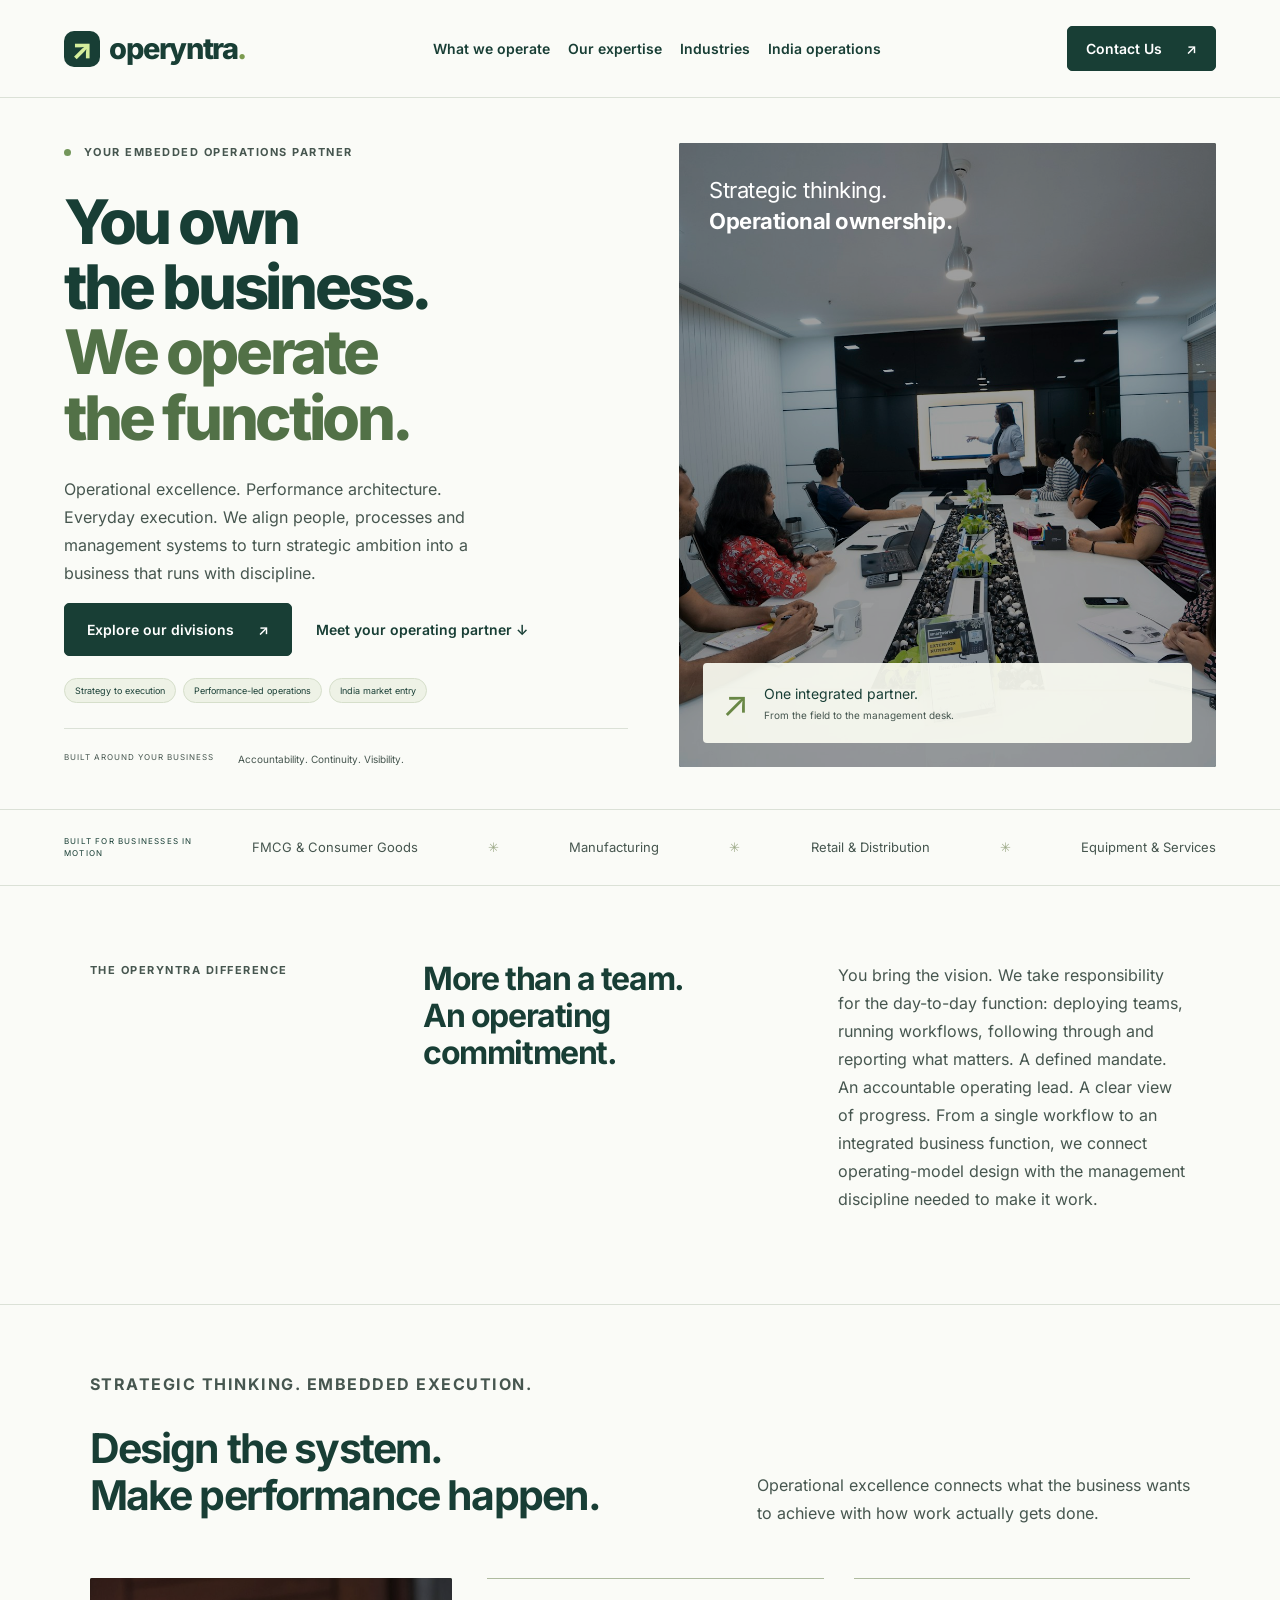
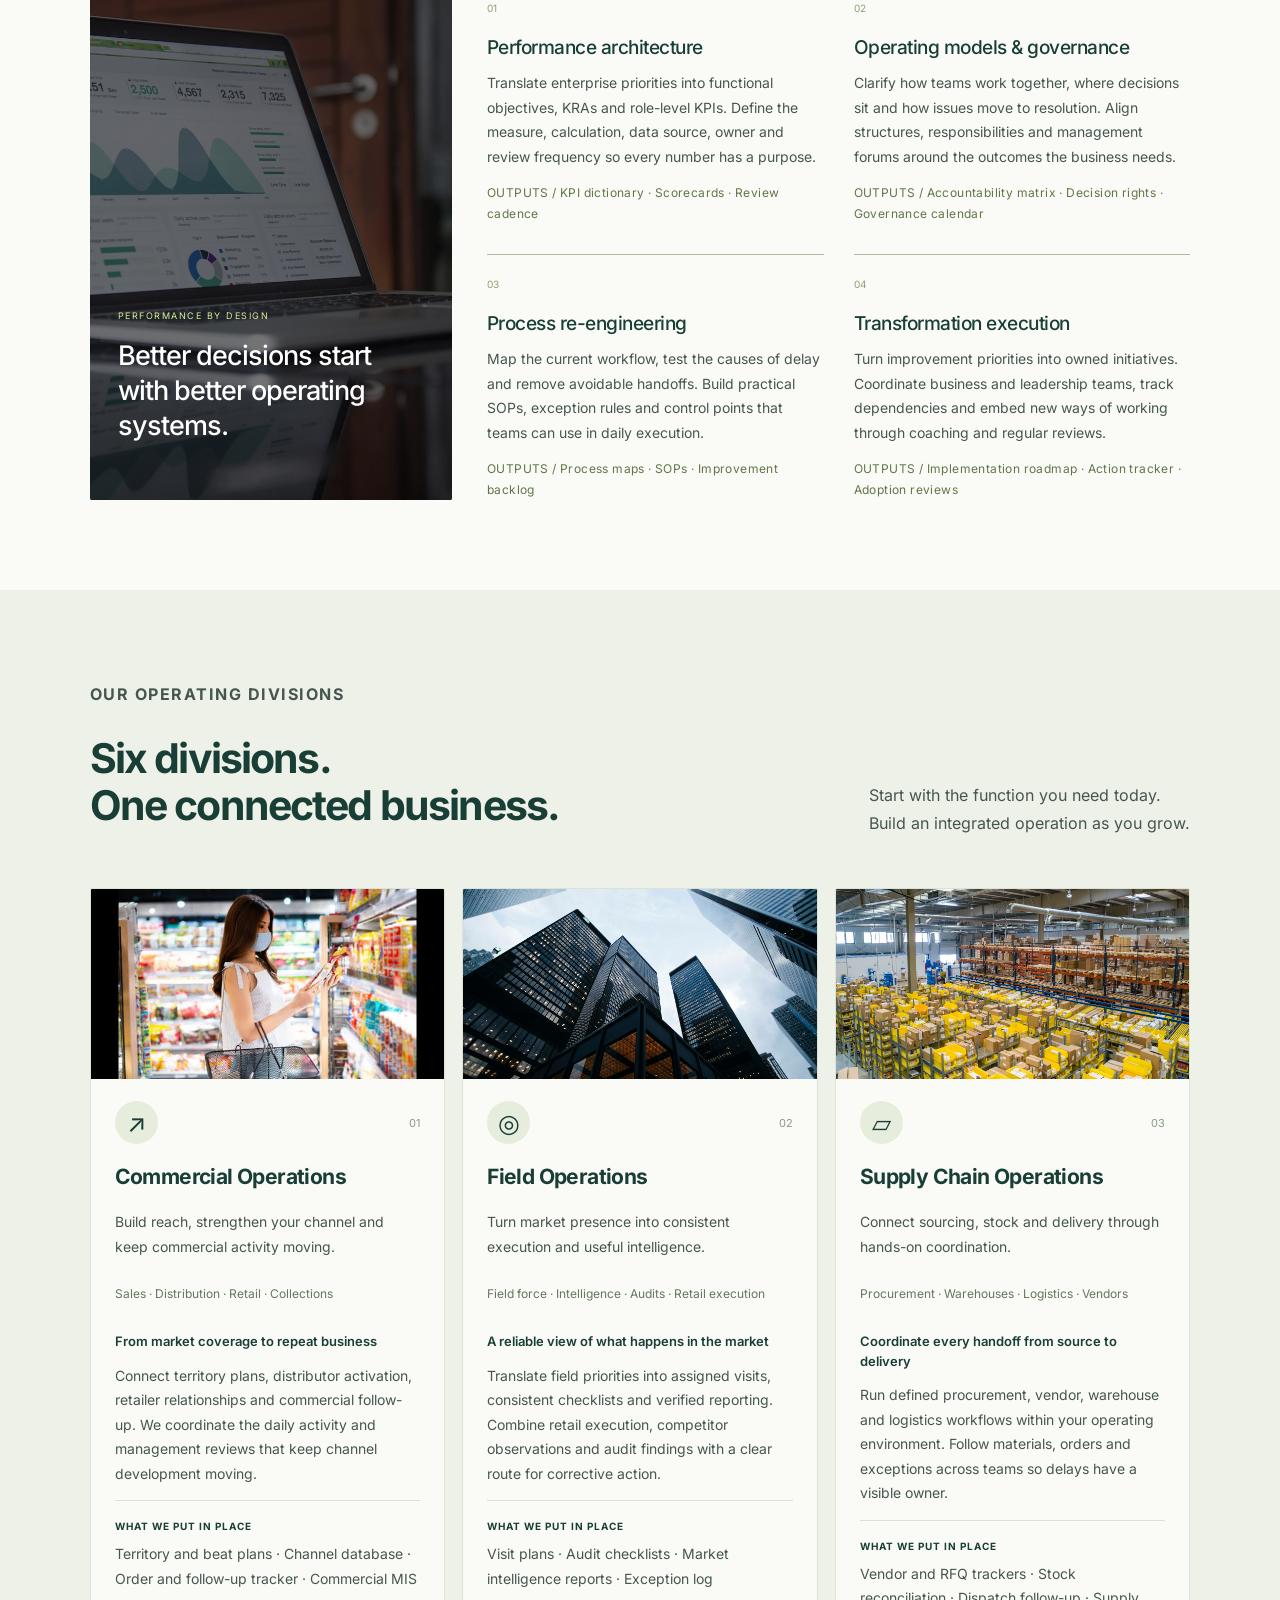
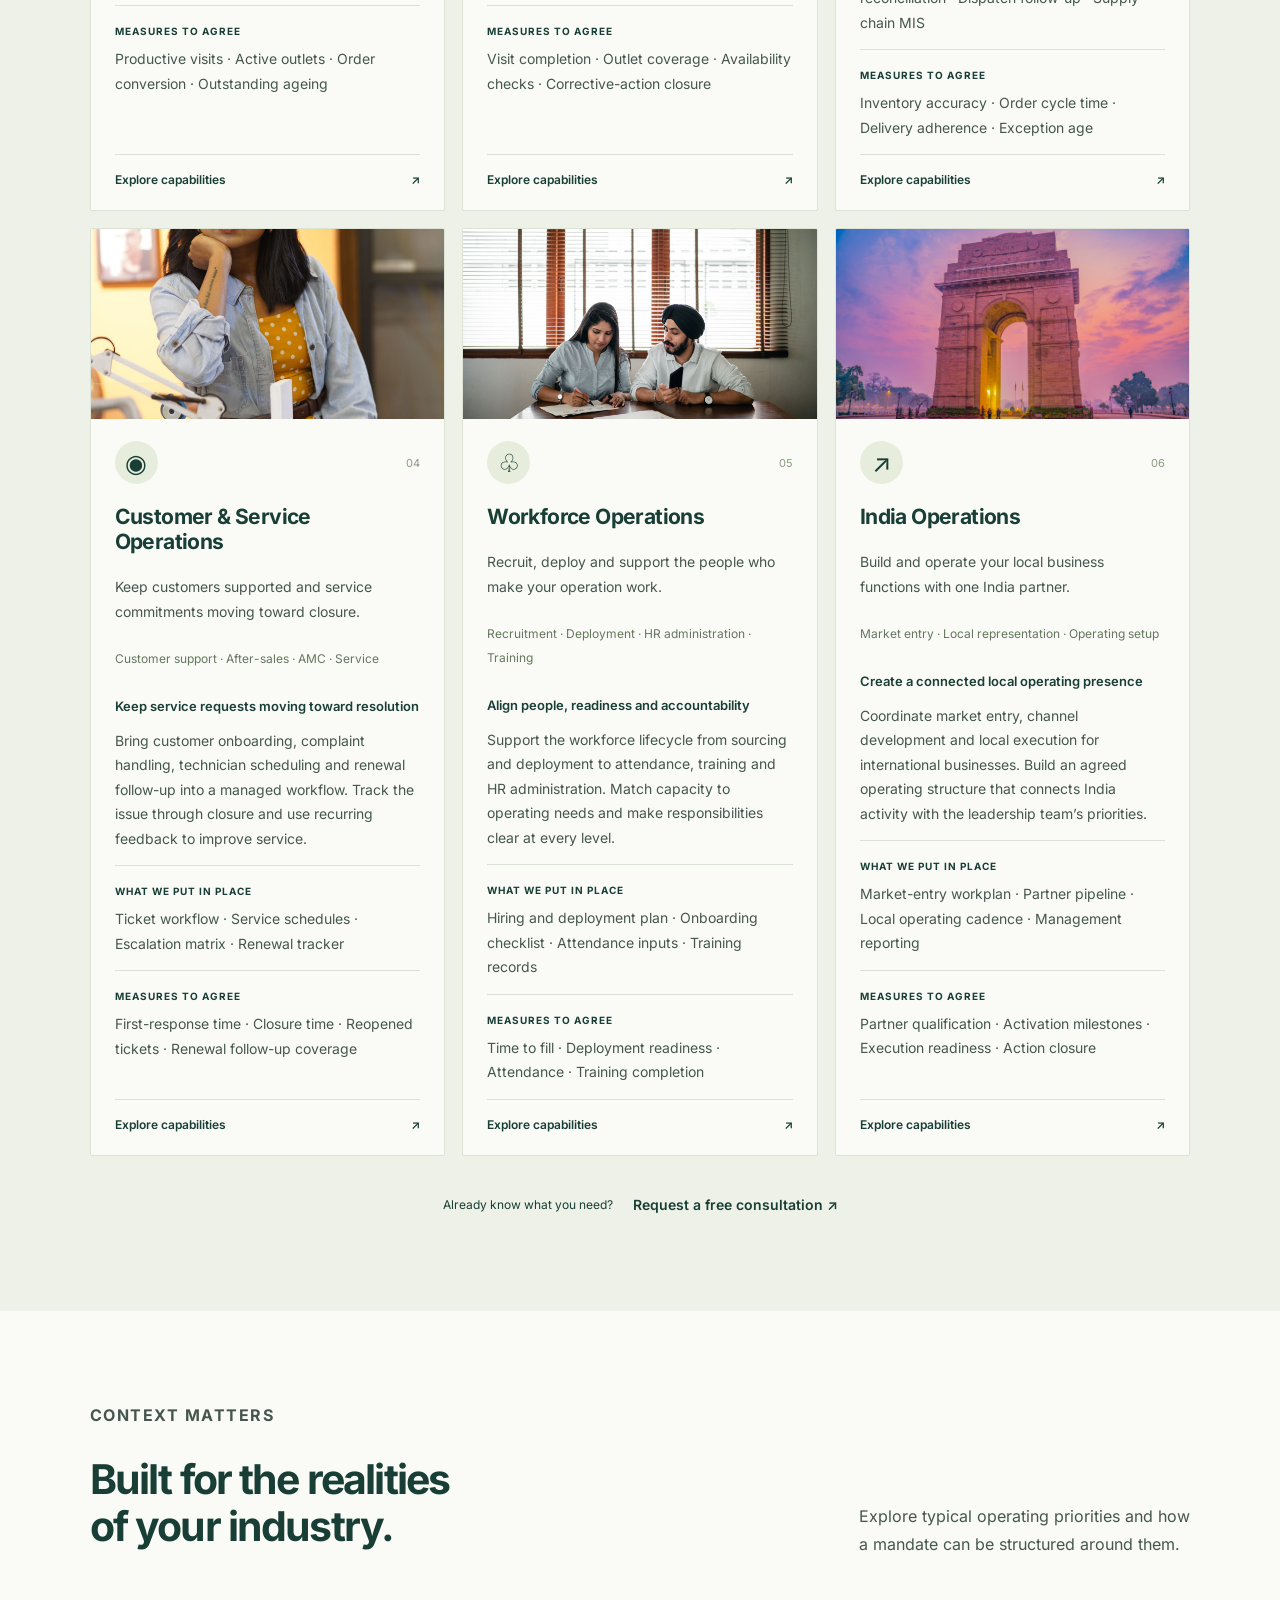
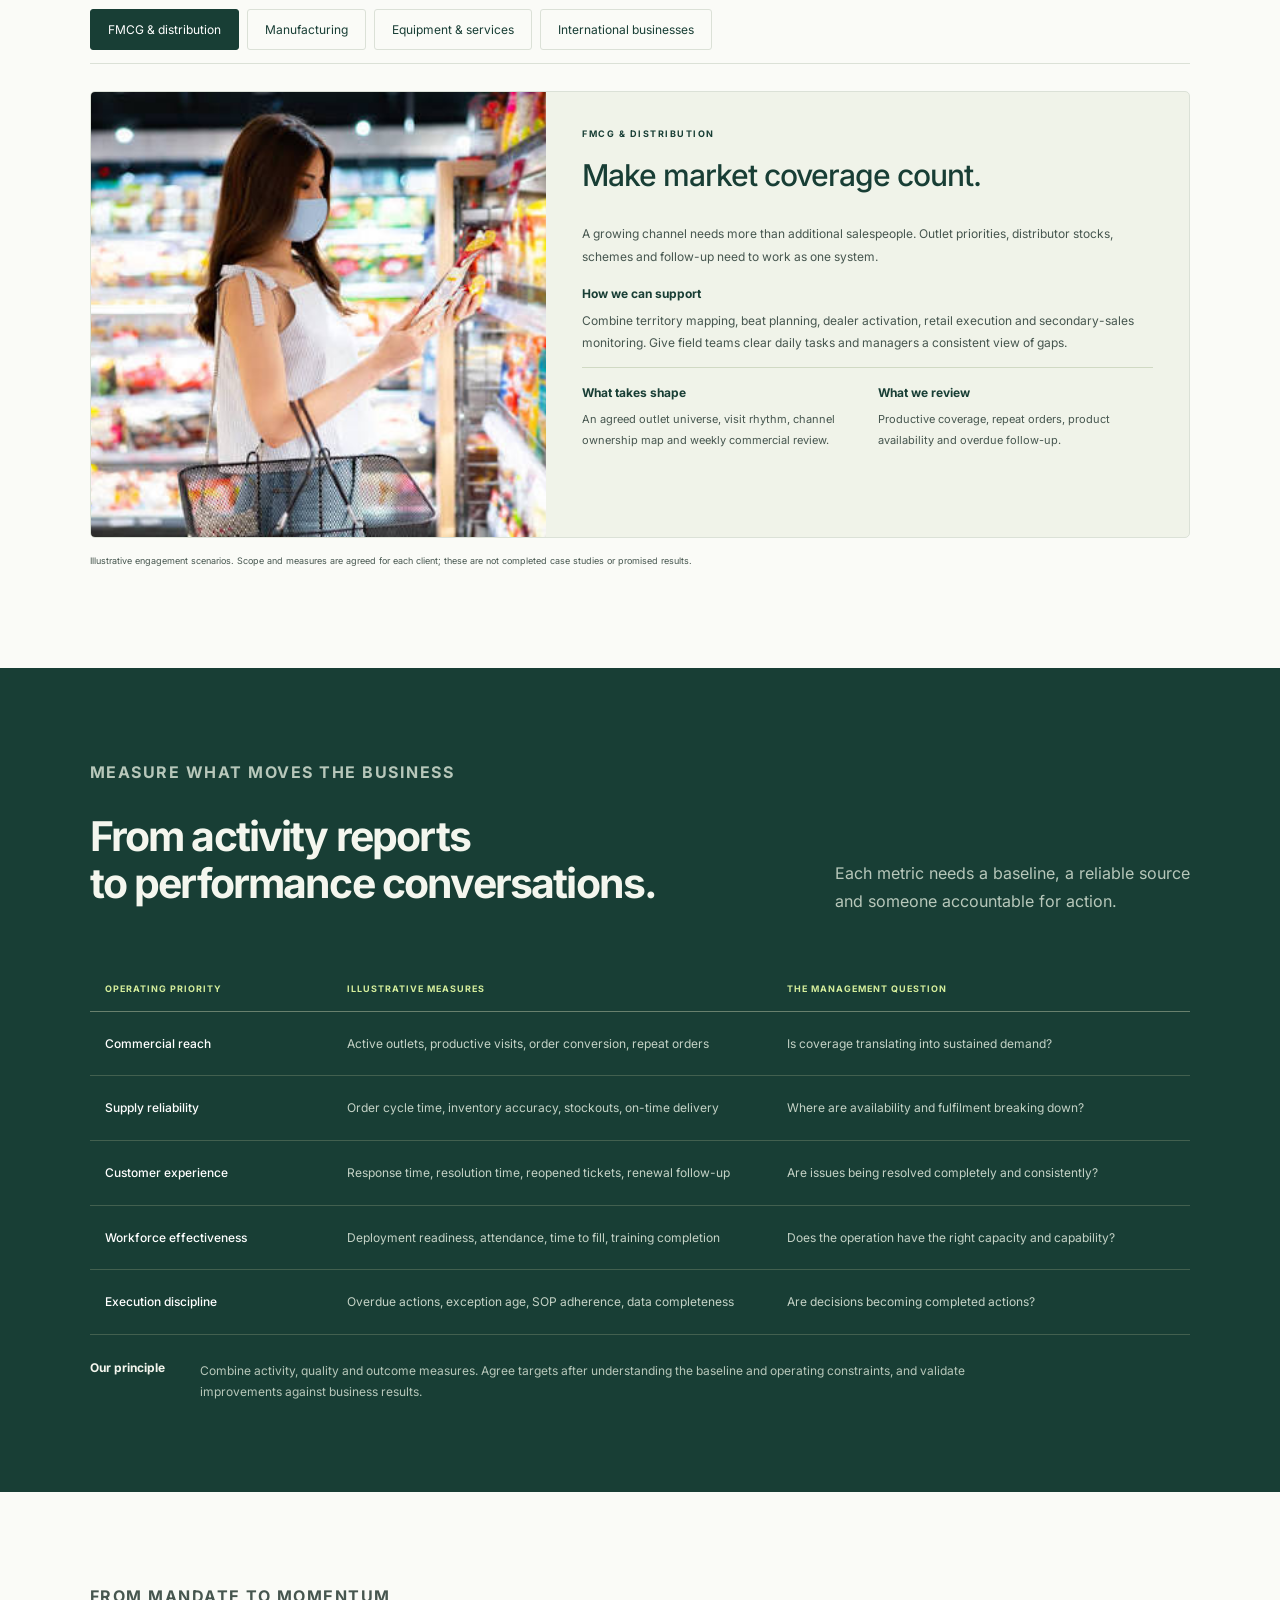
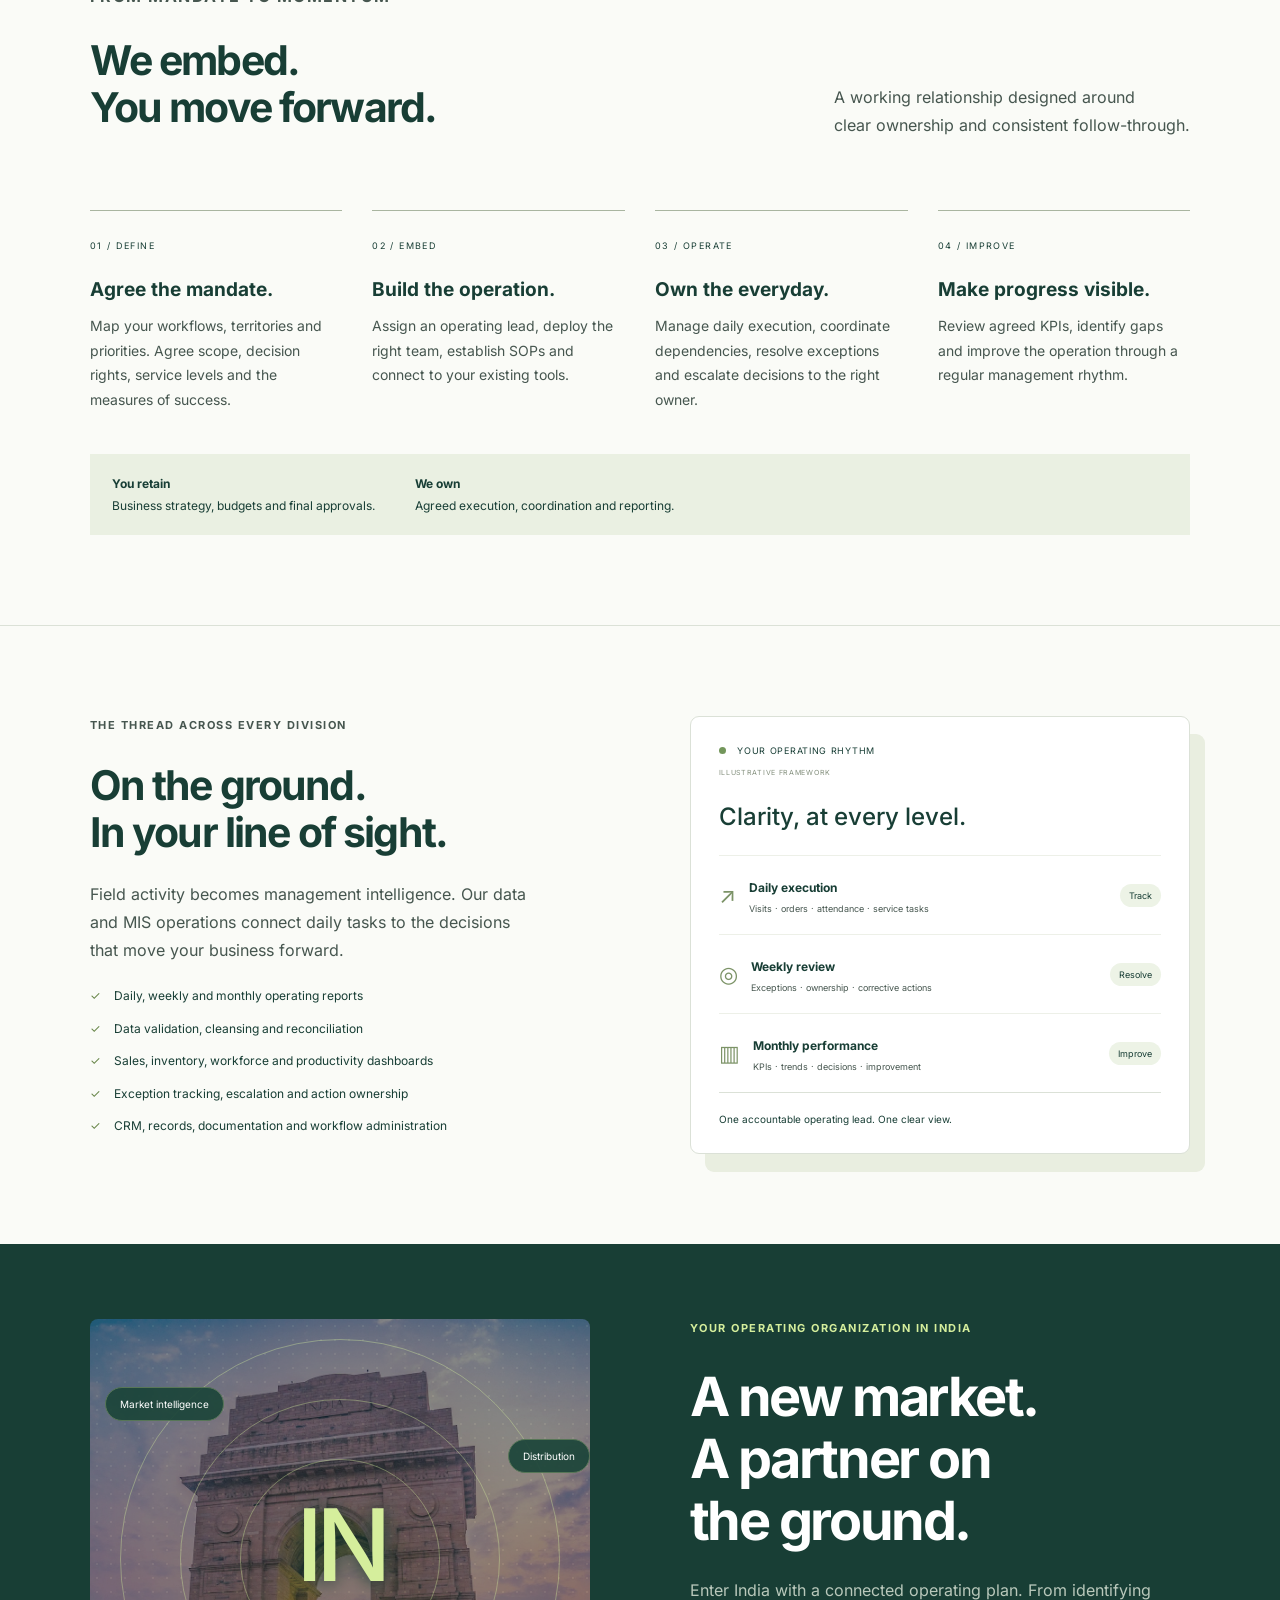
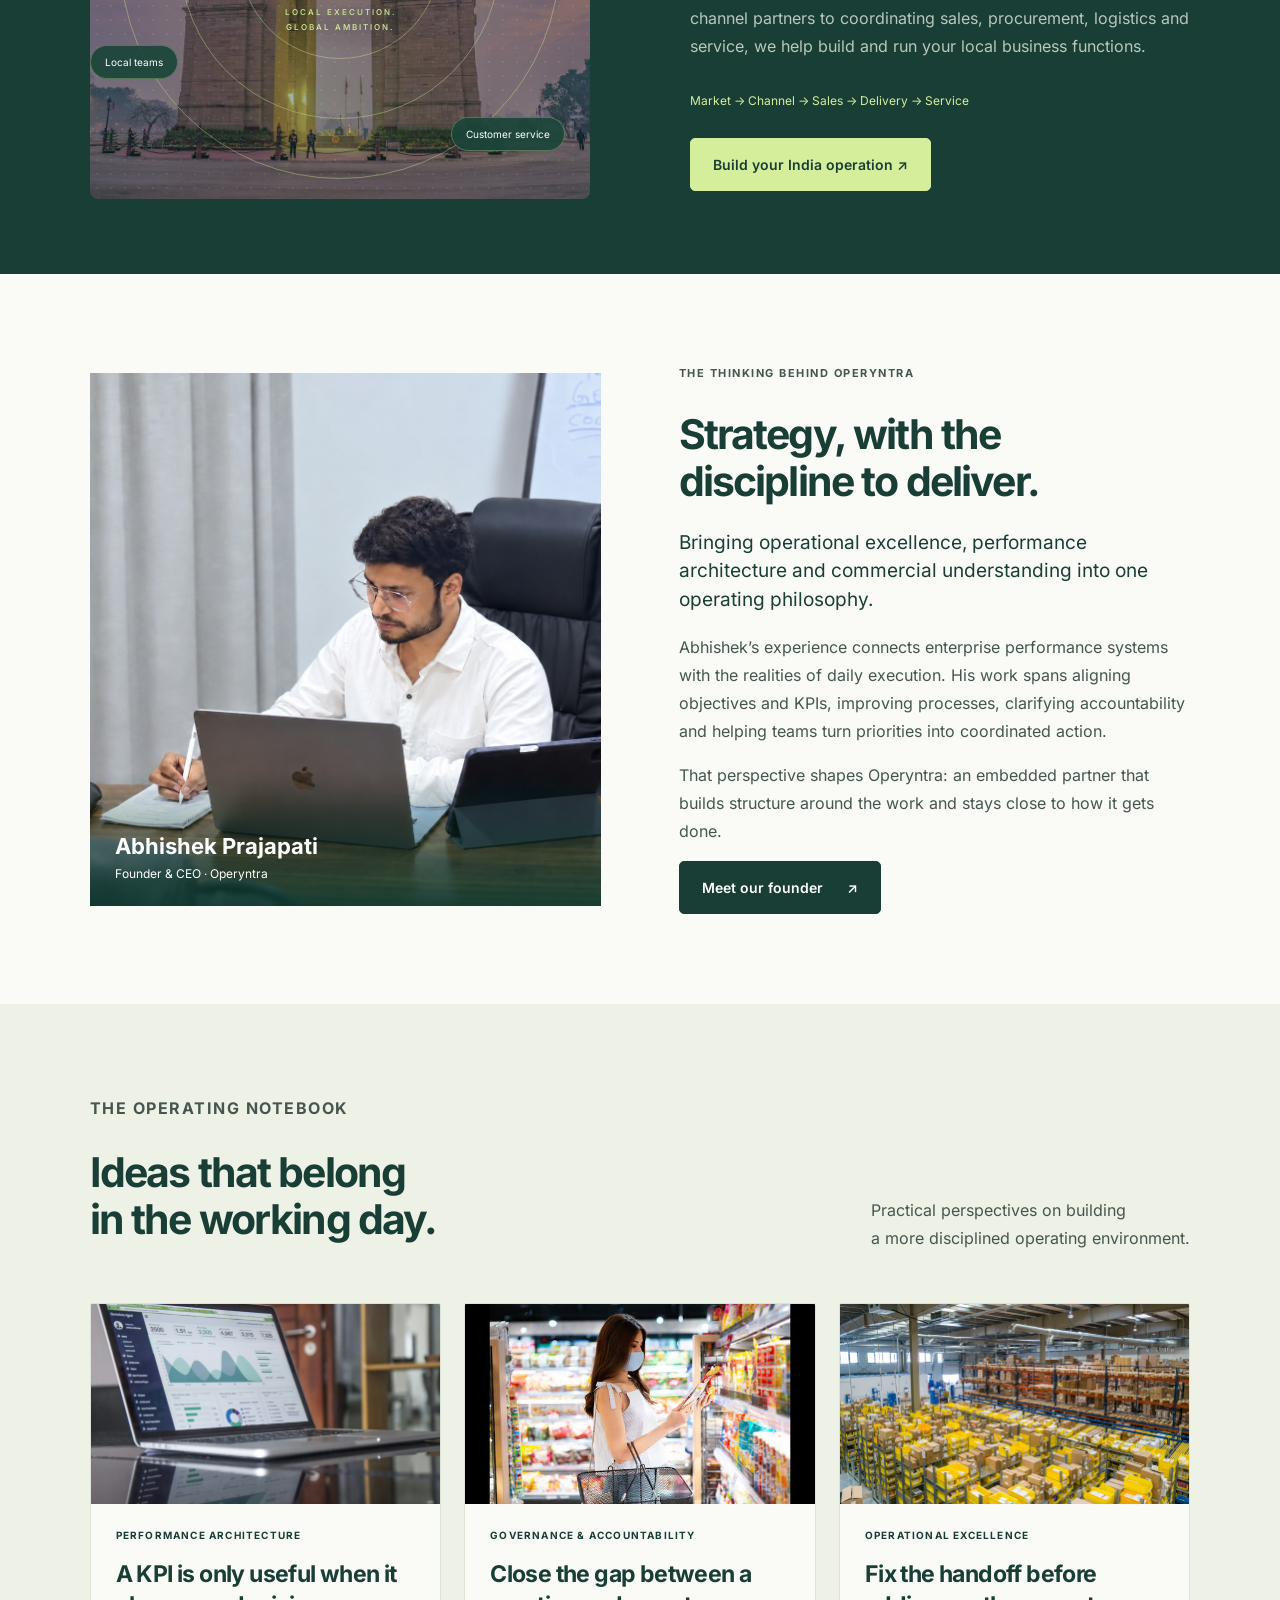
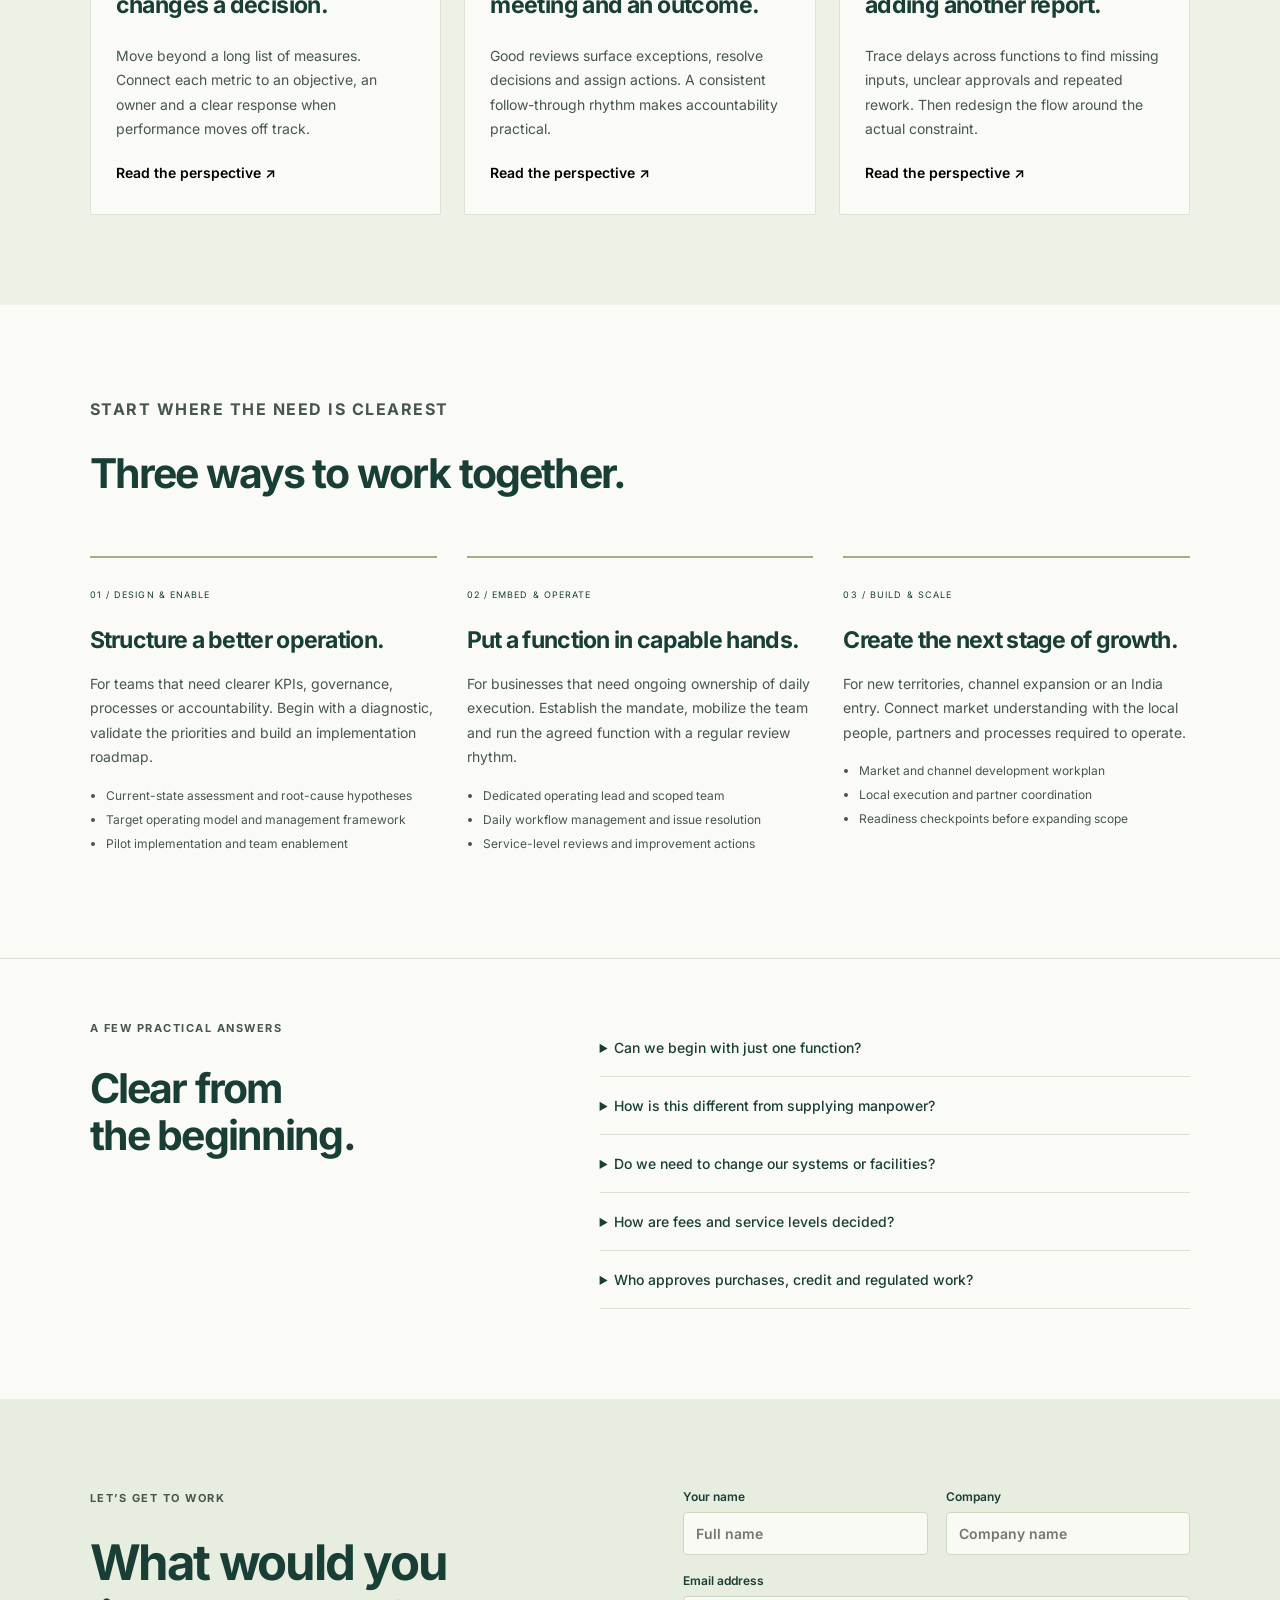
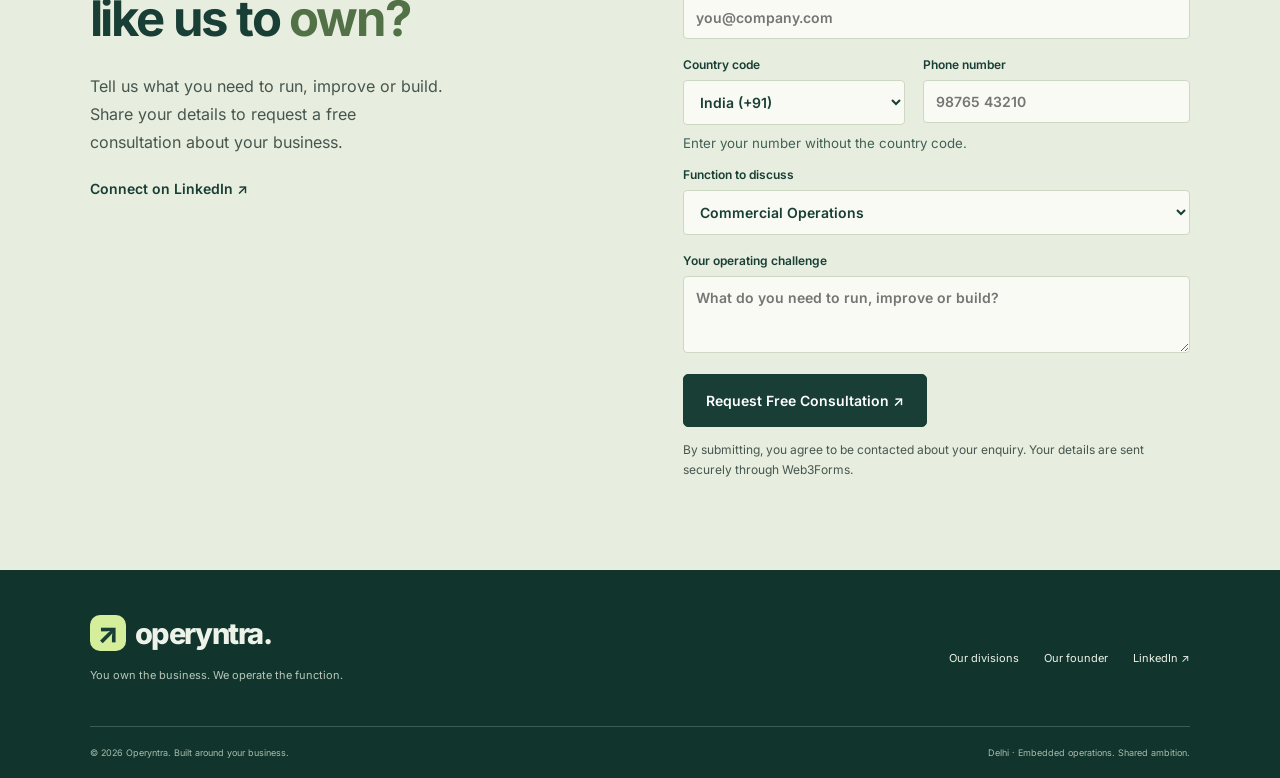
<file: index.html>
<!doctype html><html lang="en"><head><meta charset="UTF-8"><meta name="viewport" content="width=device-width,initial-scale=1"><meta name="description" content="Operyntra is your embedded operations partner for commercial, field, supply chain, customer, workforce and India operations. You own the business. We operate the function."><meta name="theme-color" content="#173e36"><title>Operyntra | Your ambition. Our everyday execution.</title><link rel="stylesheet" href="style.css"></head><body>
<header><a class="brand" href="#home" aria-label="Operyntra home"><span class="mark">↗</span> operyntra<span class="brand-dot">.</span></a><nav aria-label="Main navigation"><a href="#divisions">What we operate</a><a href="#transformation">Our expertise</a><a href="#industries">Industries</a><a href="#india">India operations</a></nav><a class="button small" href="#contact">Contact Us <span>↗</span></a><button class="menu" aria-label="Open navigation" aria-expanded="false">☰</button></header>
<main><section id="home" class="hero"><div class="hero-copy"><p class="eyebrow"><span class="dot"></span> YOUR EMBEDDED OPERATIONS PARTNER</p><h1>You own<br>the business.<br><em>We operate<br>the function.</em></h1><p class="intro">Operational excellence. Performance architecture. Everyday execution. We align people, processes and management systems to turn strategic ambition into a business that runs with discipline.</p><div class="actions"><a class="button" href="#divisions">Explore our divisions <span>↗</span></a><a class="textlink" href="#approach">Meet your operating partner <span>↓</span></a></div><div class="hero-specialties"><span>Strategy to execution</span><span>Performance-led operations</span><span>India market entry</span></div><div class="hero-foot"><span>BUILT AROUND YOUR BUSINESS</span><span>Accountability. Continuity. Visibility.</span></div></div><div class="hero-image"><img src="assets/strategy.jpg" alt="Workplace training and collaboration session in Delhi"><div class="image-label">Strategic thinking.<br><strong>Operational ownership.</strong></div><div class="image-note"><span class="mini-mark">↗</span><div>One integrated partner.<small>From the field to the management desk.</small></div></div></div></section>
<div class="industry-strip"><span>BUILT FOR BUSINESSES IN MOTION</span><p>FMCG & Consumer Goods <i>✳</i> Manufacturing <i>✳</i> Retail & Distribution <i>✳</i> Equipment & Services</p></div>
<section class="section intro-section"><p class="eyebrow">THE OPERYNTRA DIFFERENCE</p><div><h2>More than a team.<br>An operating commitment.</h2><p>You bring the vision. We take responsibility for the day-to-day function: deploying teams, running workflows, following through and reporting what matters. A defined mandate. An accountable operating lead. A clear view of progress. From a single workflow to an integrated business function, we connect operating-model design with the management discipline needed to make it work.</p></div></section>
<section id="transformation" class="section transformation"><div class="section-head"><div><p class="eyebrow">STRATEGIC THINKING. EMBEDDED EXECUTION.</p><h2>Design the system.<br>Make performance happen.</h2></div><p>Operational excellence connects what the business wants<br>to achieve with how work actually gets done.</p></div><div class="expertise-layout"><div class="expertise-photo"><img src="assets/analysis.jpg" alt="Business analysis workspace with performance charts" loading="lazy"><div><span>PERFORMANCE BY DESIGN</span><h3>Better decisions start<br>with better operating systems.</h3></div></div><div class="expertise-grid"><article><span>01</span><h3>Performance architecture</h3><p>Translate enterprise priorities into functional objectives, KRAs and role-level KPIs. Define the measure, calculation, data source, owner and review frequency so every number has a purpose.</p><small>OUTPUTS / KPI dictionary · Scorecards · Review cadence</small></article><article><span>02</span><h3>Operating models & governance</h3><p>Clarify how teams work together, where decisions sit and how issues move to resolution. Align structures, responsibilities and management forums around the outcomes the business needs.</p><small>OUTPUTS / Accountability matrix · Decision rights · Governance calendar</small></article><article><span>03</span><h3>Process re-engineering</h3><p>Map the current workflow, test the causes of delay and remove avoidable handoffs. Build practical SOPs, exception rules and control points that teams can use in daily execution.</p><small>OUTPUTS / Process maps · SOPs · Improvement backlog</small></article><article><span>04</span><h3>Transformation execution</h3><p>Turn improvement priorities into owned initiatives. Coordinate business and leadership teams, track dependencies and embed new ways of working through coaching and regular reviews.</p><small>OUTPUTS / Implementation roadmap · Action tracker · Adoption reviews</small></article></div></div></section>
<section id="divisions" class="section divisions"><div class="section-head"><div><p class="eyebrow">OUR OPERATING DIVISIONS</p><h2>Six divisions.<br>One connected business.</h2></div><p>Start with the function you need today.<br>Build an integrated operation as you grow.</p></div><div class="division-grid" id="division-grid"></div><div class="catalog-footer"><span>Already know what you need?</span><a class="textlink" href="#contact">Request a free consultation ↗</a></div></section>
<section id="industries" class="section industry-section"><div class="section-head"><div><p class="eyebrow">CONTEXT MATTERS</p><h2>Built for the realities<br>of your industry.</h2></div><p>Explore typical operating priorities and how<br>a mandate can be structured around them.</p></div><div class="sector-tabs" role="tablist" aria-label="Industry scenarios"><button role="tab" aria-selected="true" aria-controls="sector-panel" id="sector-tab-0" data-sector="0">FMCG & distribution</button><button role="tab" aria-selected="false" aria-controls="sector-panel" id="sector-tab-1" data-sector="1" tabindex="-1">Manufacturing</button><button role="tab" aria-selected="false" aria-controls="sector-panel" id="sector-tab-2" data-sector="2" tabindex="-1">Equipment & services</button><button role="tab" aria-selected="false" aria-controls="sector-panel" id="sector-tab-3" data-sector="3" tabindex="-1">International businesses</button></div><div id="sector-panel" class="sector-panel" role="tabpanel" aria-labelledby="sector-tab-0" tabindex="0"></div><p class="scenario-note">Illustrative engagement scenarios. Scope and measures are agreed for each client; these are not completed case studies or promised results.</p></section>
<section class="section measurement"><div class="section-head"><div><p class="eyebrow">MEASURE WHAT MOVES THE BUSINESS</p><h2>From activity reports<br>to performance conversations.</h2></div><p>Each metric needs a baseline, a reliable source<br>and someone accountable for action.</p></div><div class="metric-table-wrap"><table class="metric-table"><thead><tr><th>Operating priority</th><th>Illustrative measures</th><th>The management question</th></tr></thead><tbody><tr><td>Commercial reach</td><td>Active outlets, productive visits, order conversion, repeat orders</td><td>Is coverage translating into sustained demand?</td></tr><tr><td>Supply reliability</td><td>Order cycle time, inventory accuracy, stockouts, on-time delivery</td><td>Where are availability and fulfilment breaking down?</td></tr><tr><td>Customer experience</td><td>Response time, resolution time, reopened tickets, renewal follow-up</td><td>Are issues being resolved completely and consistently?</td></tr><tr><td>Workforce effectiveness</td><td>Deployment readiness, attendance, time to fill, training completion</td><td>Does the operation have the right capacity and capability?</td></tr><tr><td>Execution discipline</td><td>Overdue actions, exception age, SOP adherence, data completeness</td><td>Are decisions becoming completed actions?</td></tr></tbody></table></div><div class="measurement-note"><strong>Our principle</strong><p>Combine activity, quality and outcome measures. Agree targets after understanding the baseline and operating constraints, and validate improvements against business results.</p></div></section>
<section id="approach" class="section approach"><div class="section-head"><div><p class="eyebrow">FROM MANDATE TO MOMENTUM</p><h2>We embed.<br>You move forward.</h2></div><p>A working relationship designed around<br>clear ownership and consistent follow-through.</p></div><div class="steps"><article><span>01 / DEFINE</span><h3>Agree the mandate.</h3><p>Map your workflows, territories and priorities. Agree scope, decision rights, service levels and the measures of success.</p></article><article><span>02 / EMBED</span><h3>Build the operation.</h3><p>Assign an operating lead, deploy the right team, establish SOPs and connect to your existing tools.</p></article><article><span>03 / OPERATE</span><h3>Own the everyday.</h3><p>Manage daily execution, coordinate dependencies, resolve exceptions and escalate decisions to the right owner.</p></article><article><span>04 / IMPROVE</span><h3>Make progress visible.</h3><p>Review agreed KPIs, identify gaps and improve the operation through a regular management rhythm.</p></article></div><div class="responsibility"><span><b>You retain</b> Business strategy, budgets and final approvals.</span><span><b>We own</b> Agreed execution, coordination and reporting.</span></div></section>
<section class="section control"><div><p class="eyebrow">THE THREAD ACROSS EVERY DIVISION</p><h2>On the ground.<br>In your line of sight.</h2><p>Field activity becomes management intelligence. Our data and MIS operations connect daily tasks to the decisions that move your business forward.</p><ul class="checklist"><li>Daily, weekly and monthly operating reports</li><li>Data validation, cleansing and reconciliation</li><li>Sales, inventory, workforce and productivity dashboards</li><li>Exception tracking, escalation and action ownership</li><li>CRM, records, documentation and workflow administration</li></ul></div><div class="report"><div class="report-top"><span class="dot"></span> YOUR OPERATING RHYTHM <small>ILLUSTRATIVE FRAMEWORK</small></div><h3>Clarity, at every level.</h3><div class="report-row"><span class="report-icon">↗</span><div><strong>Daily execution</strong><small>Visits · orders · attendance · service tasks</small></div><span class="pill">Track</span></div><div class="report-row"><span class="report-icon">◎</span><div><strong>Weekly review</strong><small>Exceptions · ownership · corrective actions</small></div><span class="pill">Resolve</span></div><div class="report-row"><span class="report-icon">▥</span><div><strong>Monthly performance</strong><small>KPIs · trends · decisions · improvement</small></div><span class="pill">Improve</span></div><div class="report-bottom">One accountable operating lead. One clear view.</div></div></section>
<section id="india" class="india"><div class="india-art" aria-hidden="true"><img class="india-city" src="assets/india.jpg" alt="" loading="lazy"><div class="orbit o1"></div><div class="orbit o2"></div><div class="orbit o3"></div><div class="india-center">IN<span>LOCAL EXECUTION.<br>GLOBAL AMBITION.</span></div><span class="node n1">Market intelligence</span><span class="node n2">Distribution</span><span class="node n3">Local teams</span><span class="node n4">Customer service</span></div><div><p class="eyebrow">YOUR OPERATING ORGANIZATION IN INDIA</p><h2>A new market.<br>A partner on<br>the ground.</h2><p>Enter India with a connected operating plan. From identifying channel partners to coordinating sales, procurement, logistics and service, we help build and run your local business functions.</p><div class="india-path">Market → Channel → Sales → Delivery → Service</div><a class="button lime" href="#contact" data-interest="India Operations">Build your India operation ↗</a></div></section>
<section id="founder" class="section founder-preview"><div class="founder-preview-photo"><img src="assets/founder.jpg" alt="Abhishek Prajapati, Founder and CEO of Operyntra, at his desk" loading="lazy"><div class="portrait-caption"><strong>Abhishek Prajapati</strong><span>Founder & CEO · Operyntra</span></div></div><div><p class="eyebrow">THE THINKING BEHIND OPERYNTRA</p><h2>Strategy, with the<br>discipline to deliver.</h2><p class="lead">Bringing operational excellence, performance architecture and commercial understanding into one operating philosophy.</p><p>Abhishek’s experience connects enterprise performance systems with the realities of daily execution. His work spans aligning objectives and KPIs, improving processes, clarifying accountability and helping teams turn priorities into coordinated action.</p><p>That perspective shapes Operyntra: an embedded partner that builds structure around the work and stays close to how it gets done.</p><a class="button" href="founder.html">Meet our founder <span>↗</span></a></div></section>
<section id="insights" class="section insights"><div class="section-head"><div><p class="eyebrow">THE OPERATING NOTEBOOK</p><h2>Ideas that belong<br>in the working day.</h2></div><p>Practical perspectives on building<br>a more disciplined operating environment.</p></div><div class="insight-grid"><article><img src="assets/analysis.jpg" alt="Charts supporting a business performance review" loading="lazy"><div><span class="eyebrow">PERFORMANCE ARCHITECTURE</span><h3>A KPI is only useful when it changes a decision.</h3><p>Move beyond a long list of measures. Connect each metric to an objective, an owner and a clear response when performance moves off track.</p><button class="textlink" data-article="0">Read the perspective ↗</button></div></article><article><img src="assets/commercial.jpg" alt="Business professional coordinating by phone" loading="lazy"><div><span class="eyebrow">GOVERNANCE & ACCOUNTABILITY</span><h3>Close the gap between a meeting and an outcome.</h3><p>Good reviews surface exceptions, resolve decisions and assign actions. A consistent follow-through rhythm makes accountability practical.</p><button class="textlink" data-article="1">Read the perspective ↗</button></div></article><article><img src="assets/supply.jpg" alt="Distribution facility and supply chain infrastructure" loading="lazy"><div><span class="eyebrow">OPERATIONAL EXCELLENCE</span><h3>Fix the handoff before adding another report.</h3><p>Trace delays across functions to find missing inputs, unclear approvals and repeated rework. Then redesign the flow around the actual constraint.</p><button class="textlink" data-article="2">Read the perspective ↗</button></div></article></div></section>
<section class="section engagement"><div class="section-head"><div><p class="eyebrow">START WHERE THE NEED IS CLEAREST</p><h2>Three ways to work together.</h2></div></div><div class="engagement-grid"><article><span>01 / DESIGN & ENABLE</span><h3>Structure a better operation.</h3><p>For teams that need clearer KPIs, governance, processes or accountability. Begin with a diagnostic, validate the priorities and build an implementation roadmap.</p><ul><li>Current-state assessment and root-cause hypotheses</li><li>Target operating model and management framework</li><li>Pilot implementation and team enablement</li></ul></article><article><span>02 / EMBED & OPERATE</span><h3>Put a function in capable hands.</h3><p>For businesses that need ongoing ownership of daily execution. Establish the mandate, mobilize the team and run the agreed function with a regular review rhythm.</p><ul><li>Dedicated operating lead and scoped team</li><li>Daily workflow management and issue resolution</li><li>Service-level reviews and improvement actions</li></ul></article><article><span>03 / BUILD & SCALE</span><h3>Create the next stage of growth.</h3><p>For new territories, channel expansion or an India entry. Connect market understanding with the local people, partners and processes required to operate.</p><ul><li>Market and channel development workplan</li><li>Local execution and partner coordination</li><li>Readiness checkpoints before expanding scope</li></ul></article></div></section><section class="section faq"><div><p class="eyebrow">A FEW PRACTICAL ANSWERS</p><h2>Clear from<br>the beginning.</h2></div><div><details><summary>Can we begin with just one function?</summary><p>Yes. Define a single function, territory or workflow first. The engagement can expand after scope, performance and operational fit are reviewed together.</p></details><details><summary>How is this different from supplying manpower?</summary><p>The engagement covers management of an agreed function: team supervision, workflows, reporting and follow-through. Recruitment and deployment support that responsibility.</p></details><details><summary>Do we need to change our systems or facilities?</summary><p>The operating model can work within client-owned facilities and existing systems. Tool access, workflows and any required changes are agreed during scoping.</p></details><details><summary>How are fees and service levels decided?</summary><p>A proposal is scoped around the function, locations, workload, team requirements and agreed reporting. Commercial terms and service levels are agreed before work begins.</p></details><details><summary>Who approves purchases, credit and regulated work?</summary><p>Approval authority stays with the client unless expressly delegated. Collections cover follow-up and coordination. Any regulated certification, legal work or specialist approval requires appropriately authorized professionals and a defined scope.</p></details></div></section>
<section id="contact" class="section contact"><div><p class="eyebrow">LET’S GET TO WORK</p><h2>What would you<br>like us to <em>own?</em></h2><p>Tell us what you need to run, improve or build. Share your details to request a free consultation about your business.</p><a class="textlink" href="https://www.linkedin.com/in/abhishekprajapatii/" target="_blank" rel="noopener">Connect on LinkedIn ↗</a></div><form id="brief-form" action="https://api.web3forms.com/submit" method="POST">
<!-- Web3Forms consultation form configuration. -->
<input type="hidden" name="access_key" value="01035bbc-0a0b-4d5d-b0fc-53feb5cbb928">
<input type="hidden" name="subject" value="Operyntra — Free Consultation Request">
<input type="hidden" name="from_name" value="Operyntra Website">
<input type="checkbox" name="botcheck" tabindex="-1" aria-hidden="true" style="display:none">
<div class="form-row"><label>Your name<input name="name" required placeholder="Full name" autocomplete="name"></label><label>Company<input name="company" required placeholder="Company name" autocomplete="organization"></label></div><label>Email address<input type="email" name="email" required placeholder="you@company.com" autocomplete="email" maxlength="254"></label>
<div class="phone-row"><label>Country code<select name="country_code" id="country-code" autocomplete="tel-country-code" required><option value="+91">India (+91)</option><option value="+1">United States (+1)</option><option value="+44">United Kingdom (+44)</option><option value="+971">United Arab Emirates (+971)</option><option value="+1">Canada (+1)</option><option value="+61">Australia (+61)</option><option value="+65">Singapore (+65)</option><option value="+93">Afghanistan (+93)</option><option value="+54">Argentina (+54)</option><option value="+43">Austria (+43)</option><option value="+973">Bahrain (+973)</option><option value="+880">Bangladesh (+880)</option><option value="+32">Belgium (+32)</option><option value="+975">Bhutan (+975)</option><option value="+55">Brazil (+55)</option><option value="+86">China (+86)</option><option value="+225">Côte d’Ivoire (+225)</option><option value="+45">Denmark (+45)</option><option value="+20">Egypt (+20)</option><option value="+358">Finland (+358)</option><option value="+33">France (+33)</option><option value="+49">Germany (+49)</option><option value="+233">Ghana (+233)</option><option value="+852">Hong Kong (+852)</option><option value="+62">Indonesia (+62)</option><option value="+353">Ireland (+353)</option><option value="+972">Israel (+972)</option><option value="+39">Italy (+39)</option><option value="+81">Japan (+81)</option><option value="+254">Kenya (+254)</option><option value="+965">Kuwait (+965)</option><option value="+60">Malaysia (+60)</option><option value="+960">Maldives (+960)</option><option value="+230">Mauritius (+230)</option><option value="+52">Mexico (+52)</option><option value="+977">Nepal (+977)</option><option value="+31">Netherlands (+31)</option><option value="+64">New Zealand (+64)</option><option value="+234">Nigeria (+234)</option><option value="+47">Norway (+47)</option><option value="+968">Oman (+968)</option><option value="+92">Pakistan (+92)</option><option value="+63">Philippines (+63)</option><option value="+48">Poland (+48)</option><option value="+351">Portugal (+351)</option><option value="+974">Qatar (+974)</option><option value="+7">Russia (+7)</option><option value="+966">Saudi Arabia (+966)</option><option value="+27">South Africa (+27)</option><option value="+82">South Korea (+82)</option><option value="+34">Spain (+34)</option><option value="+94">Sri Lanka (+94)</option><option value="+46">Sweden (+46)</option><option value="+41">Switzerland (+41)</option><option value="+66">Thailand (+66)</option><option value="+90">Turkey (+90)</option><option value="+84">Vietnam (+84)</option><option value="other">Other country</option></select></label><label>Phone number<input type="tel" name="phone" id="contact-phone" required placeholder="98765 43210" autocomplete="tel-national" inputmode="tel" maxlength="25" aria-describedby="phone-help"></label></div>
<label id="other-code-label" hidden>Other country calling code<input type="tel" name="other_country_code" id="other-code" placeholder="e.g. +354" pattern="\+[1-9][0-9]{0,2}" maxlength="4" disabled></label>
<small id="phone-help">Enter your number without the country code.</small>
<label>Function to discuss<select name="division" id="interest"><option>Commercial Operations</option><option>Field Operations</option><option>Supply Chain Operations</option><option>Customer & Service Operations</option><option>Workforce Operations</option><option>India Operations</option><option>Multiple functions</option></select></label><label>Your operating challenge<textarea name="challenge" required rows="3" placeholder="What do you need to run, improve or build?"></textarea></label><button class="button" type="submit">Request Free Consultation ↗</button><small class="privacy">By submitting, you agree to be contacted about your enquiry. Your details are sent securely through Web3Forms.</small><p id="contact-status" role="status" aria-live="polite" tabindex="-1"></p><div id="brief-result" hidden><p>Your brief is ready. Copy it into your LinkedIn message to Abhishek.</p><pre id="brief-text"></pre><div class="actions"><button type="button" class="button small" id="copy-brief">Copy brief</button><button type="button" class="textlink" id="download-brief">Download brief ↓</button></div><span role="status" id="copy-status"></span></div></form></section>
</main><dialog id="article-dialog" class="article-dialog"><div class="dialog-head"><span class="eyebrow">OPERYNTRA / THE OPERATING NOTEBOOK</span><button class="close-article close" aria-label="Close article">×</button></div><div id="article-content"></div><a class="textlink article-contact" href="#contact">Discuss your operating challenge ↗</a></dialog><footer><div><a class="brand" href="#home"><span class="mark">↗</span> operyntra.</a><p>You own the business. We operate the function.</p></div><div><a href="#divisions">Our divisions</a><a href="founder.html">Our founder</a><a href="https://www.linkedin.com/in/abhishekprajapatii/" target="_blank" rel="noopener">LinkedIn ↗</a></div><div class="footer-bottom"><span>© <span id="year">2026</span> Operyntra. Built around your business.</span><span>Delhi · Embedded operations. Shared ambition.</span></div></footer>
<dialog id="service-dialog"><div class="dialog-head"><span class="eyebrow">EXPLORE OUR CAPABILITIES</span><button class="close" aria-label="Close services">×</button></div><h2 id="dialog-title"></h2><p id="dialog-desc"></p><input id="service-search" type="search" aria-label="Search services in this division" placeholder="Search services in this division…"><div id="dialog-services"></div><a href="#contact" class="button" id="dialog-cta">Discuss this function ↗</a></dialog><style>
#brief-form .phone-row{display:grid;grid-template-columns:minmax(0,1fr) minmax(0,1.2fr);gap:18px}
#brief-form [hidden]{display:none!important}
#brief-form input,#brief-form select{box-sizing:border-box;max-width:100%;min-width:0}
#brief-form #phone-help{display:block;margin:-8px 0 16px;color:inherit;opacity:.8}
#contact-status{line-height:1.5}#contact-status:empty{display:none}
#brief-form button:disabled{opacity:.65;cursor:wait}
@media(max-width:480px){#brief-form .phone-row{grid-template-columns:1fr}}
</style>
<script>
(() => {
const form=document.getElementById('brief-form');
const status=document.getElementById('contact-status');
const phone=document.getElementById('contact-phone');
const country=document.getElementById('country-code');
const other=document.getElementById('other-code');
country.addEventListener('change',()=>{
 const custom=country.value==='other';
 document.getElementById('other-code-label').hidden=!custom;
 other.disabled=!custom;other.required=custom;
});
phone.addEventListener('input',()=>phone.setCustomValidity(''));
let sending=false;
document.addEventListener('submit',async event=>{
 if(event.target!==form)return;
 event.preventDefault();event.stopImmediatePropagation();
 if(sending)return;
 const code=country.value==='other'?other.value:country.value;
 const digits=phone.value.replace(/\D/g,'');
 if(!/^[0-9 ()-]+$/.test(phone.value)||digits.length<4||digits.length+code.replace(/\D/g,'').length>15){
  phone.setCustomValidity('Enter a valid phone number without the country code.');phone.reportValidity();return;
 }
 if(!form.reportValidity())return;
 const data=new FormData(form);
 if(data.get('access_key')==='YOUR_WEB3FORMS_ACCESS_KEY'){
  status.textContent='This form is not connected yet. Please contact us through LinkedIn for now.';status.focus();return;
 }
 data.set('phone',code+' '+digits);data.set('country_code',code);data.delete('other_country_code');
 const button=form.querySelector('button[type="submit"]');
 sending=true;button.disabled=true;button.textContent='Sending…';status.textContent='Sending your request…';
 const controller=new AbortController();const timer=setTimeout(()=>controller.abort(),20000);
 try{
  const response=await fetch(form.action,{method:'POST',body:data,headers:{Accept:'application/json'},signal:controller.signal});
  const result=await response.json();
  if(!response.ok||result.success!==true)throw new Error('Submission failed');
  status.textContent='Thank you! Your consultation request has been sent. We’ll get in touch using the details you provided.';
  form.reset();country.dispatchEvent(new Event('change'));
 }catch(error){
  status.textContent=error.name==='AbortError'?'The request timed out and delivery could not be confirmed. Please try again later or contact us on LinkedIn.':'We couldn’t confirm your submission. Please try again or contact us on LinkedIn. Your details are still here.';
 }finally{
  clearTimeout(timer);sending=false;button.disabled=false;button.textContent='Request Free Consultation ↗';status.focus();
 }
},true);
})();
</script>
<script src="app.js"></script></body></html>
</file>
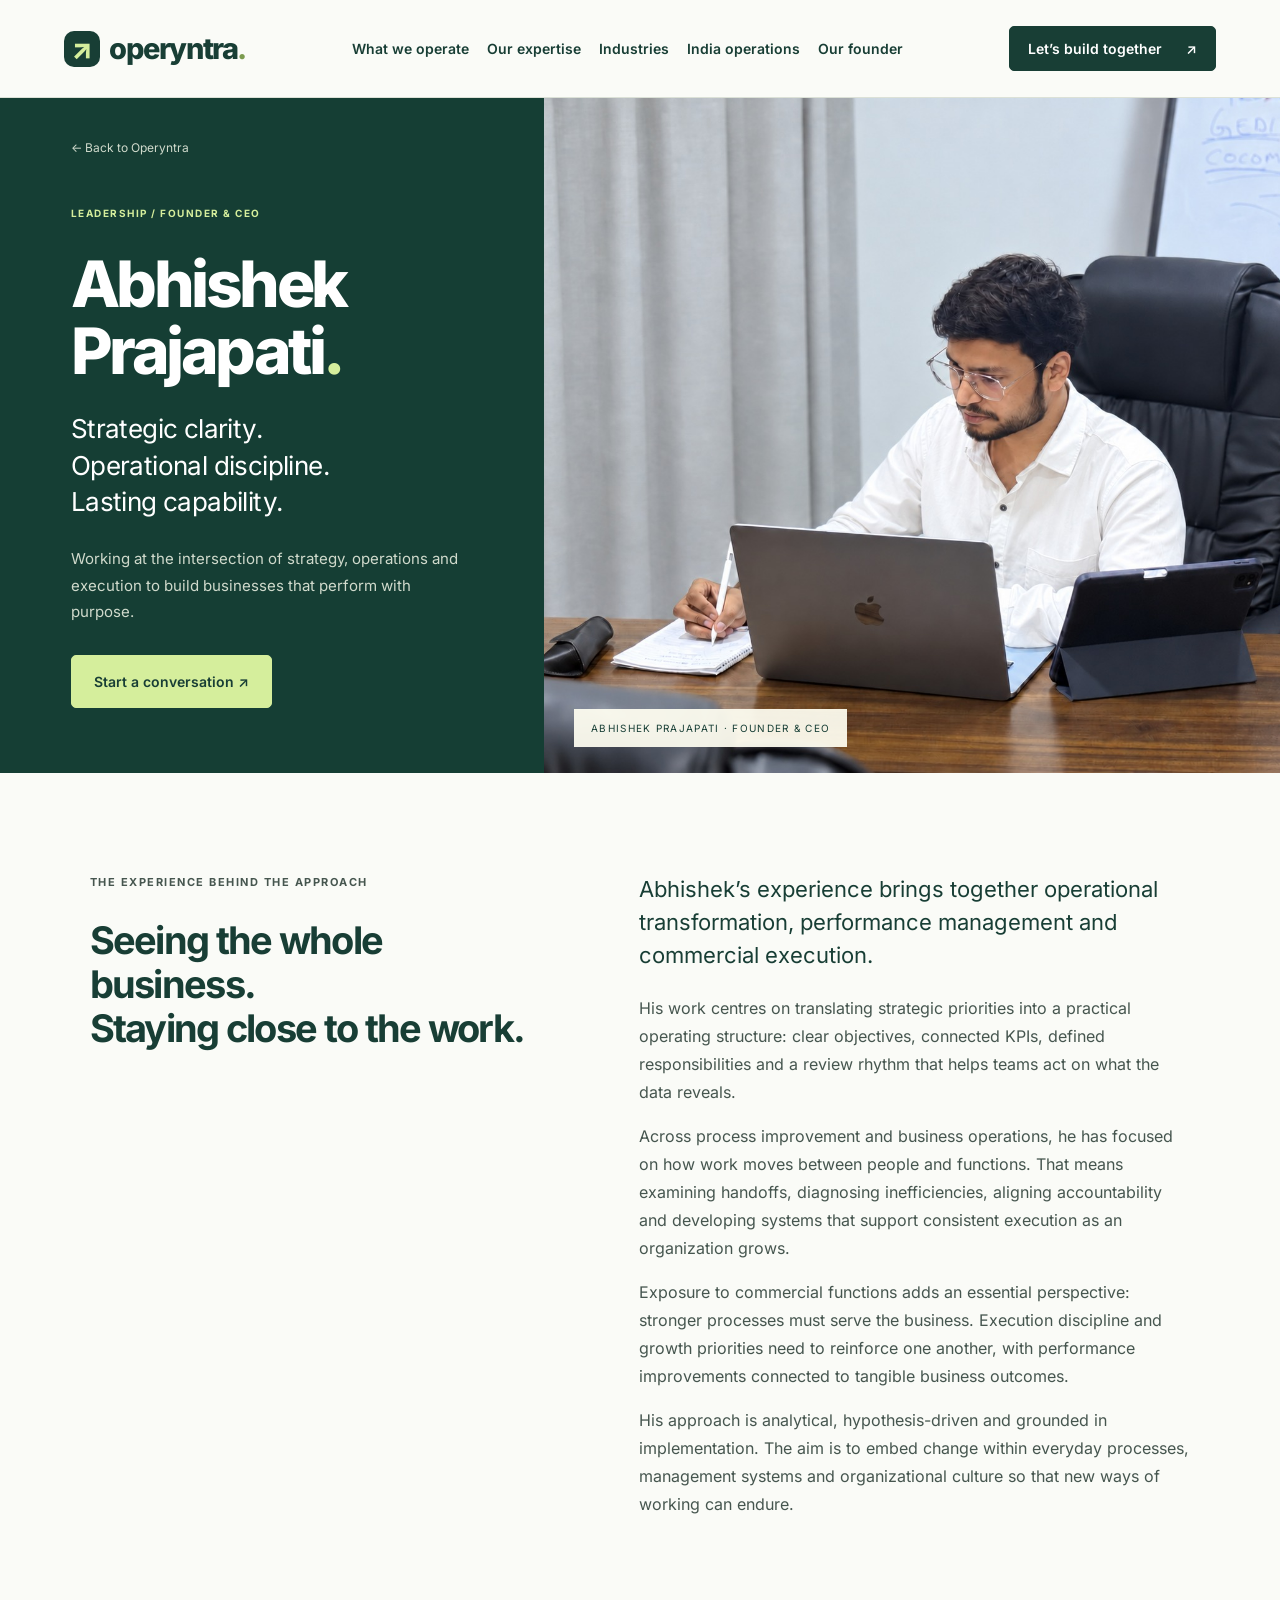
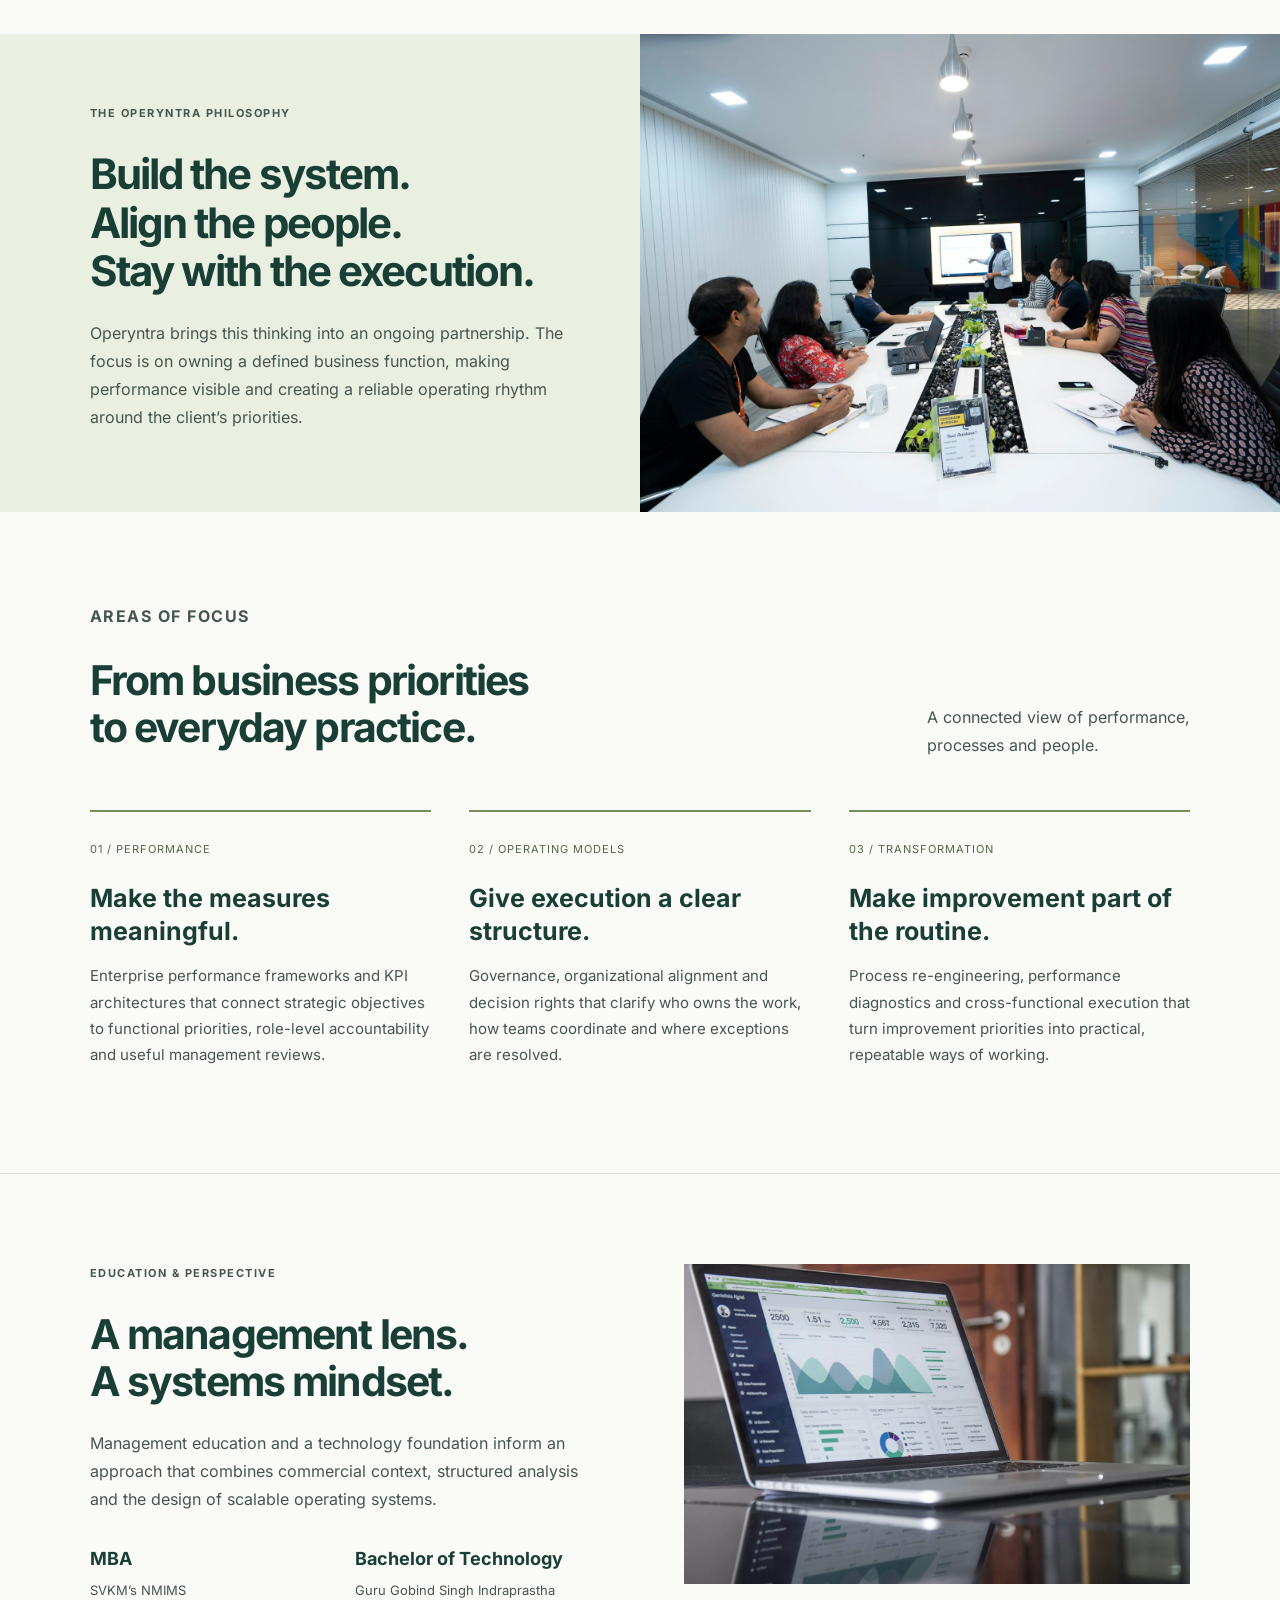
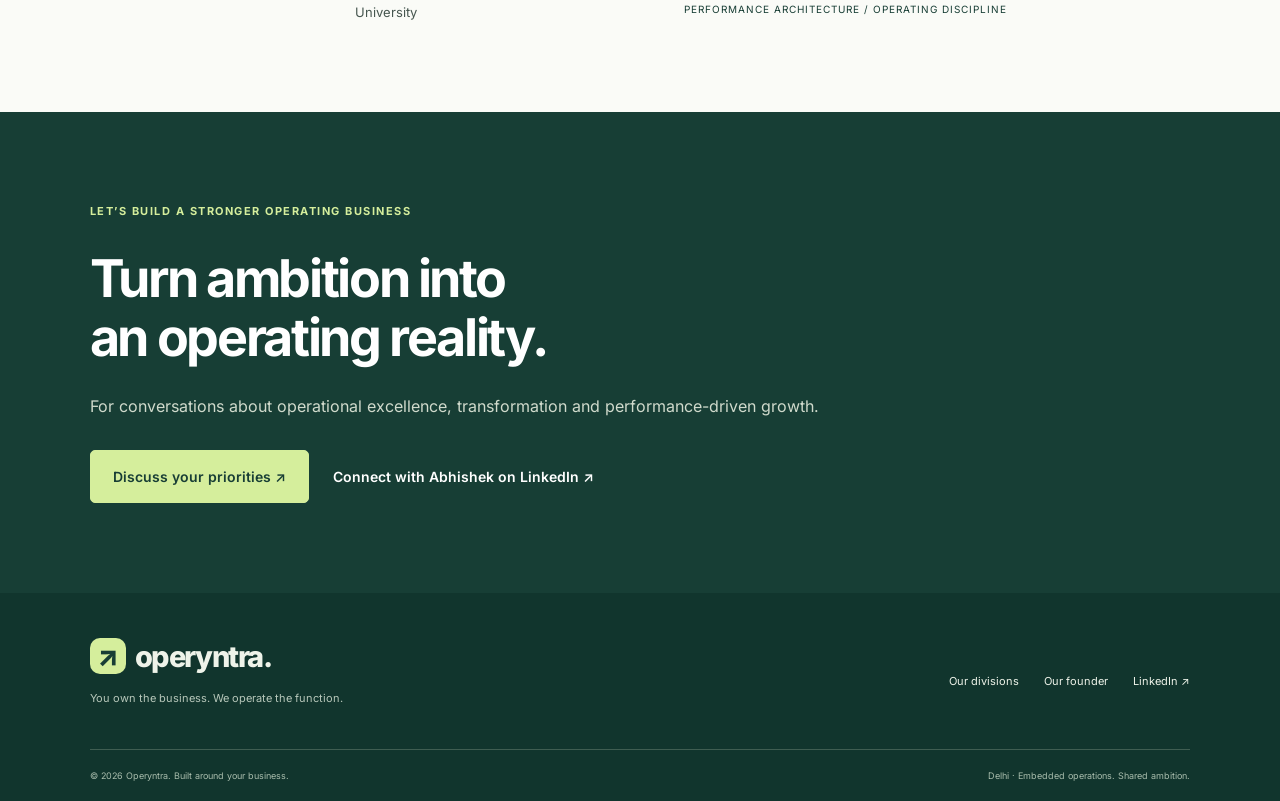
<file: founder.html>
<!doctype html><html lang="en"><head><meta charset="UTF-8"><meta name="viewport" content="width=device-width,initial-scale=1"><meta name="description" content="Meet Abhishek Prajapati, Founder and CEO of Operyntra. Operational excellence, performance architecture and the discipline of everyday execution."><title>Abhishek Prajapati | Founder & CEO | Operyntra</title><link rel="stylesheet" href="style.css"></head><body class="founder-page"><header><a class="brand" href="index.html#home" aria-label="Operyntra home"><span class="mark">↗</span> operyntra<span class="brand-dot">.</span></a><nav aria-label="Main navigation"><a href="index.html#divisions">What we operate</a><a href="index.html#transformation">Our expertise</a><a href="index.html#industries">Industries</a><a href="index.html#india">India operations</a><a href="founder.html">Our founder</a></nav><a class="button small" href="index.html#contact">Let’s build together <span>↗</span></a><button class="menu" aria-label="Open navigation" aria-expanded="false">☰</button></header>
<main>
<section class="founder-hero"><div class="founder-hero-copy"><a class="back-link" href="index.html">← Back to Operyntra</a><p class="eyebrow">LEADERSHIP / FOUNDER & CEO</p><h1>Abhishek<br>Prajapati<span>.</span></h1><p class="founder-hero-line">Strategic clarity.<br>Operational discipline.<br>Lasting capability.</p><p>Working at the intersection of strategy, operations and execution to build businesses that perform with purpose.</p><a class="button lime" href="index.html#contact">Start a conversation ↗</a></div><div class="founder-hero-photo"><img src="assets/founder.jpg" alt="Abhishek Prajapati working at his office desk"><span class="photo-label">ABHISHEK PRAJAPATI · FOUNDER & CEO</span></div></section>
<section class="section founder-story"><div><p class="eyebrow">THE EXPERIENCE BEHIND THE APPROACH</p><h2>Seeing the whole business.<br>Staying close to the work.</h2></div><div><p class="lead">Abhishek’s experience brings together operational transformation, performance management and commercial execution.</p><p>His work centres on translating strategic priorities into a practical operating structure: clear objectives, connected KPIs, defined responsibilities and a review rhythm that helps teams act on what the data reveals.</p><p>Across process improvement and business operations, he has focused on how work moves between people and functions. That means examining handoffs, diagnosing inefficiencies, aligning accountability and developing systems that support consistent execution as an organization grows.</p><p>Exposure to commercial functions adds an essential perspective: stronger processes must serve the business. Execution discipline and growth priorities need to reinforce one another, with performance improvements connected to tangible business outcomes.</p><p>His approach is analytical, hypothesis-driven and grounded in implementation. The aim is to embed change within everyday processes, management systems and organizational culture so that new ways of working can endure.</p></div></section>
<section class="founder-philosophy"><div><p class="eyebrow">THE OPERYNTRA PHILOSOPHY</p><h2>Build the system.<br>Align the people.<br>Stay with the execution.</h2><p>Operyntra brings this thinking into an ongoing partnership. The focus is on owning a defined business function, making performance visible and creating a reliable operating rhythm around the client’s priorities.</p></div><img src="assets/strategy.jpg" alt="Professionals in a collaborative workplace learning session in Delhi" loading="lazy"></section>
<section class="section"><div class="section-head"><div><p class="eyebrow">AREAS OF FOCUS</p><h2>From business priorities<br>to everyday practice.</h2></div><p>A connected view of performance,<br>processes and people.</p></div><div class="founder-focus"><article><span>01 / PERFORMANCE</span><h3>Make the measures meaningful.</h3><p>Enterprise performance frameworks and KPI architectures that connect strategic objectives to functional priorities, role-level accountability and useful management reviews.</p></article><article><span>02 / OPERATING MODELS</span><h3>Give execution a clear structure.</h3><p>Governance, organizational alignment and decision rights that clarify who owns the work, how teams coordinate and where exceptions are resolved.</p></article><article><span>03 / TRANSFORMATION</span><h3>Make improvement part of the routine.</h3><p>Process re-engineering, performance diagnostics and cross-functional execution that turn improvement priorities into practical, repeatable ways of working.</p></article></div></section>
<section class="section founder-foundation"><div><p class="eyebrow">EDUCATION & PERSPECTIVE</p><h2>A management lens.<br>A systems mindset.</h2><p>Management education and a technology foundation inform an approach that combines commercial context, structured analysis and the design of scalable operating systems.</p><div class="education-pair"><div><strong>MBA</strong><span>SVKM’s NMIMS</span></div><div><strong>Bachelor of Technology</strong><span>Guru Gobind Singh Indraprastha University</span></div></div></div><div class="founder-work-image"><img src="assets/analysis.jpg" alt="Performance analysis and operating review materials" loading="lazy"><span>PERFORMANCE ARCHITECTURE / OPERATING DISCIPLINE</span></div></section>
<section class="section founder-close"><p class="eyebrow">LET’S BUILD A STRONGER OPERATING BUSINESS</p><h2>Turn ambition into<br>an operating reality.</h2><p>For conversations about operational excellence, transformation and performance-driven growth.</p><div class="actions"><a class="button lime" href="index.html#contact">Discuss your priorities ↗</a><a class="textlink" href="https://www.linkedin.com/in/abhishekprajapatii/" target="_blank" rel="noopener">Connect with Abhishek on LinkedIn ↗</a></div></section>
</main><footer><div><a class="brand" href="index.html#home"><span class="mark">↗</span> operyntra.</a><p>You own the business. We operate the function.</p></div><div><a href="index.html#divisions">Our divisions</a><a href="founder.html">Our founder</a><a href="https://www.linkedin.com/in/abhishekprajapatii/" target="_blank" rel="noopener">LinkedIn ↗</a></div><div class="footer-bottom"><span>© <span id="year">2026</span> Operyntra. Built around your business.</span><span>Delhi · Embedded operations. Shared ambition.</span></div></footer><script>const m=document.querySelector('.menu'),n=document.querySelector('nav');m.addEventListener('click',()=>{const open=m.getAttribute('aria-expanded')!=='true';m.setAttribute('aria-expanded',open);m.setAttribute('aria-label',open?'Close navigation':'Open navigation');n.classList.toggle('open',open)});</script></body></html>
</file>
<file: style.css>
@import url('fonts.css');
:root{--ink:#183e35;--paper:#f7f8f2;--lime:#d5ee9c;--muted:#64746d;--line:#dbe1d7}*{box-sizing:border-box}html{scroll-behavior:smooth;scroll-padding-top:95px}body{margin:0;background:var(--paper);color:var(--ink);font-family:'Inter',Arial,sans-serif}a{color:inherit;text-decoration:none}button,input,select,textarea{font:inherit}button,a,input,textarea,select{outline-offset:5px}button{cursor:pointer}header{height:98px;display:flex;align-items:center;gap:30px;padding:0 5%;border-bottom:1px solid var(--line);background:var(--paper);position:relative;z-index:3}.brand{font-family:'Inter',Arial,sans-serif;font-size:29px;font-weight:800;letter-spacing:-1.4px;display:flex;align-items:center;white-space:nowrap}.mark{background:var(--ink);color:var(--lime);width:36px;height:36px;display:inline-grid;place-items:center;margin-right:9px;border-radius:10px;font-size:28px;letter-spacing:0}.brand-dot{color:#7b9b4f}nav{display:flex;gap:25px;margin:auto;font-size:13px;font-weight:500}.button{display:inline-flex;align-items:center;justify-content:space-between;gap:24px;background:var(--ink);color:white;border:1px solid var(--ink);padding:17px 22px;border-radius:5px;font-size:13px;font-weight:600;transition:.2s}.button:hover{background:#2d5949;transform:translateY(-2px)}.button.small{padding:13px 18px;font-size:12px}.menu{display:none}.hero{display:grid;grid-template-columns:1.05fr 1fr;padding:45px 5% 42px;gap:4.5%;max-width:1700px;margin:auto}.eyebrow{font-size:10px;letter-spacing:1.8px;font-weight:700;margin:0 0 27px;display:block}.dot{height:7px;width:7px;display:inline-block;background:#73965b;border-radius:50%;margin-right:8px}h1,h2,h3,p{margin-top:0}h1{font-family:'Inter',Arial,sans-serif;font-size:clamp(52px,5.1vw,81px);line-height:1.07;letter-spacing:-4px;font-weight:500;margin-bottom:25px}em{font-family:Georgia,serif;font-weight:400;color:#71865c}h1 em{letter-spacing:-3px}.intro{font-size:15px;line-height:1.75;max-width:370px;color:var(--muted)}.actions{display:flex;align-items:center;gap:24px;flex-wrap:wrap}.textlink{font-size:12px;font-weight:700;display:inline-block;padding:8px 0;border:0;background:transparent}.textlink:hover{text-decoration:underline}.hero-foot{display:flex;gap:24px;border-top:1px solid var(--line);padding-top:22px;margin-top:38px;font-size:10px;color:var(--muted)}.hero-foot span:first-child{font-size:8px;letter-spacing:1px}.hero-image{position:relative;min-height:570px;border-radius:9px;overflow:hidden;background:#3a5247}.hero-image>img{width:100%;height:100%;position:absolute;object-fit:cover;object-position:50% center;filter:brightness(.73)}.image-label{position:absolute;left:30px;top:32px;color:white;font-size:22px;line-height:1.4;font-weight:400;letter-spacing:-.5px}.image-label strong{font-weight:500}.image-note{position:absolute;bottom:24px;left:24px;right:24px;background:#fafbf1ed;display:flex;align-items:center;padding:19px;gap:15px;border-radius:4px;font-size:14px}.image-note small{display:block;font-size:10px;color:var(--muted);margin-top:7px}.mini-mark{font-size:35px;color:#698745}.industry-strip{border-top:1px solid var(--line);border-bottom:1px solid var(--line);padding:25px 5%;display:flex;align-items:center;gap:5%;}.industry-strip>span{font-size:8px;letter-spacing:1.2px;max-width:130px;line-height:1.6}.industry-strip p{display:flex;align-items:center;justify-content:space-between;gap:26px;margin:0;font-size:13px;flex:1}.industry-strip i{font-style:normal;color:#9ca987}.section{padding:90px 7%;max-width:1700px;margin:auto}h2{font-family:'Inter',Arial,sans-serif;font-size:clamp(32px,3.15vw,48px);line-height:1.15;letter-spacing:-2px;font-weight:500;margin-bottom:24px}p{font-size:14px;line-height:1.8;color:var(--muted)}.intro-section{display:grid;grid-template-columns:1fr 2.3fr;padding-top:75px;padding-bottom:75px}.intro-section>div{display:grid;grid-template-columns:1.05fr 1fr;gap:45px}.intro-section h2{font-size:32px}.section-head{display:flex;align-items:end;justify-content:space-between;margin-bottom:35px;gap:30px}.section-head p{font-size:13px}.divisions{background:#eef1e8;max-width:none}.division-grid{display:grid;grid-template-columns:repeat(3,1fr);gap:17px}.division-card{padding:27px;background:var(--paper);border:1px solid #dce3d4;border-radius:5px;display:flex;flex-direction:column;transition:transform .2s,box-shadow .2s}.division-card:hover{transform:translateY(-4px);box-shadow:0 12px 25px #173e3509}.card-top{display:flex;justify-content:space-between;align-items:center;margin-bottom:35px}.card-icon{font-size:25px;width:43px;height:43px;display:grid;place-items:center;background:#e7eddc;border-radius:50%}.card-number{font-size:11px;color:#8b9a81}.division-card h3{font-size:21px;font-weight:500;letter-spacing:-.6px}.division-card p{font-size:12px;min-height:62px}.tags{font-size:10px;line-height:2;color:#66765f;margin-bottom:26px}.card-button{border:0;border-top:1px solid var(--line);padding:17px 0 0;background:transparent;display:flex;justify-content:space-between;color:var(--ink);font-weight:600;font-size:11px;margin-top:auto}.catalog-footer{display:flex;justify-content:center;align-items:center;gap:20px;margin-top:32px;font-size:12px}.steps{display:grid;grid-template-columns:repeat(4,1fr);gap:30px;margin-top:55px}.steps article{border-top:1px solid #a9b5a0;padding-top:22px}.steps span{font-size:9px;letter-spacing:1.4px}.steps h3{font-size:19px;font-weight:500;margin:25px 0 13px}.steps p{font-size:12px}.responsibility{background:#eaf0e2;padding:22px;margin-top:28px;display:flex;gap:40px;font-size:12px}.responsibility b{display:block;margin-bottom:7px}.control{display:grid;grid-template-columns:1fr 1fr;gap:9%;border-top:1px solid var(--line)}.control>div>p{max-width:440px}.checklist{padding:0;list-style:none;font-size:12px;line-height:2.7}.checklist li:before{content:'✓';color:#648345;margin-right:13px}.report{align-self:center;background:white;border:1px solid var(--line);border-radius:9px;padding:28px;box-shadow:15px 18px 0 #e9eee0}.report-top{font-size:9px;letter-spacing:.7px}.report-top small{display:block;margin:12px 0 25px;color:#84907e;font-size:7px}.report h3{font-size:24px;font-weight:500}.report-row{padding:20px 0;display:flex;align-items:center;gap:13px;border-top:1px solid #edf0e8}.report-row strong{font-size:12px}.report-row small{display:block;font-size:9px;color:var(--muted);margin-top:7px}.report-icon{font-size:22px;color:#7c9367}.pill{margin-left:auto;border-radius:20px;padding:6px 9px;background:#edf3e6;font-size:9px}.report-bottom{border-top:1px solid var(--line);padding-top:20px;font-size:10px}.india{padding:75px 7%;background:#183e35;display:grid;grid-template-columns:1fr 1fr;gap:9%;color:white}.india h2{font-size:54px}.india p{color:#b9c8bb}.india .eyebrow{color:#d5ee9c}.india-path{font-size:12px;color:#d5ee9c;padding:17px 0 30px}.lime{background:var(--lime);border-color:var(--lime);color:var(--ink)}.lime:hover{background:#e0f6b2}.india-art{min-height:420px;position:relative;overflow:hidden;background:radial-gradient(#a5c68a35 1px,transparent 1px);background-size:14px 14px;align-self:center}.orbit{position:absolute;left:50%;top:50%;border:1px solid #b0d68a33;border-radius:50%;transform:translate(-50%,-50%)}.o1{width:200px;height:200px}.o2{width:320px;height:320px}.o3{width:440px;height:440px}.india-center{position:absolute;left:50%;top:50%;transform:translate(-50%,-50%);font-size:100px;letter-spacing:-7px;color:var(--lime);text-align:center;font-weight:500}.india-center span{display:block;font-size:8px;letter-spacing:2px;line-height:1.8}.node{position:absolute;background:#315648;padding:10px 14px;border:1px solid #577657;border-radius:25px;font-size:10px}.n1{top:14%;left:3%}.n2{top:25%;right:0}.n3{bottom:25%;left:0}.n4{bottom:10%;right:5%}.founder{display:grid;grid-template-columns:1fr 1.25fr;gap:10%;align-items:center}.founder-panel{background:#e7ebdd;padding:40px;min-height:370px;display:flex;flex-direction:column;justify-content:center;border-radius:5px}.founder-panel p{font-family:'Inter',sans-serif;font-size:43px;line-height:1.2;letter-spacing:-2px;color:var(--ink)}.founder-panel p em{font-size:50px}.founder-line{width:50px;border-top:1px solid #688055;margin-bottom:22px}.founder-panel>span:last-child{font-size:8px;letter-spacing:1.3px}.lead{font-size:19px;line-height:1.5;color:var(--ink)}.faq{border-top:1px solid var(--line);display:grid;grid-template-columns:1fr 1.4fr;gap:8%;padding-top:60px}.faq details{border-bottom:1px solid var(--line);padding:20px 0}.faq summary{cursor:pointer;font-size:14px;font-weight:500}.faq details p{font-size:12px;margin:15px 0 0}.contact{background:#e8eedf;display:grid;grid-template-columns:1fr 1.1fr;gap:12%;max-width:none}.contact h2{font-size:49px}.contact>div>p{max-width:360px}form label{display:block;font-size:10px;font-weight:600;margin-bottom:18px}.form-row{display:grid;grid-template-columns:1fr 1fr;gap:18px}input,select,textarea{width:100%;background:#f8faf3;border:1px solid #cdd8c2;border-radius:4px;padding:12px;color:var(--ink);margin-top:8px;font-size:12px}textarea{resize:vertical}.privacy{display:block;font-size:9px;color:var(--muted);line-height:1.7;margin-top:13px}#brief-result{margin-top:20px;padding-top:15px;border-top:1px solid #aab99d}pre{white-space:pre-wrap;font:12px/1.7 'Inter',sans-serif}#copy-status{font-size:11px}footer{padding:45px 7% 20px;display:flex;flex-wrap:wrap;justify-content:space-between;gap:25px;background:#11352d;color:#eef3e9}footer .mark{background:var(--lime);color:var(--ink)}footer p{font-size:11px;color:#b7c7ba;margin:15px 0}footer>div:nth-child(2){display:flex;gap:25px;align-items:center;font-size:11px}.footer-bottom{width:100%;border-top:1px solid #3f5d51;display:flex;justify-content:space-between;padding-top:20px;color:#a9bdad;font-size:9px}dialog{width:min(900px,92vw);max-height:86vh;overflow:auto;background:var(--paper);color:var(--ink);border:1px solid var(--line);border-radius:10px;padding:30px}dialog::backdrop{background:#102f27aa;backdrop-filter:blur(5px)}.dialog-head{display:flex;justify-content:space-between;align-items:start}.close{border:0;background:none;font-size:28px;color:var(--ink)}#service-search{margin-bottom:20px}#dialog-services{display:grid;grid-template-columns:1fr 1fr;gap:25px;margin-bottom:25px}#dialog-services h3{font-size:16px}#dialog-services ul{padding-left:17px;color:var(--muted);font-size:12px;line-height:1.9}.empty{grid-column:1/-1}
@media(min-width:1600px){header{padding-left:max(5%,calc((100vw - 1550px)/2));padding-right:max(5%,calc((100vw - 1550px)/2))}}@media(max-width:1050px){nav{gap:14px;font-size:11px}header{gap:18px}header .button{display:none}.hero{gap:25px}h1{font-size:57px}.hero-image{min-height:560px}.intro-section{grid-template-columns:1fr}.intro-section>div{gap:30px}.section{padding:65px 5%}.division-card{padding:22px}.industry-strip p{gap:15px;font-size:10px}.steps{gap:18px}.india{gap:30px;padding:60px 5%}.contact{gap:45px}.founder-panel{padding:28px}.founder-panel p{font-size:36px}}
@media(max-width:720px){header{height:77px;justify-content:space-between}.brand{font-size:26px}.menu{display:block;background:none;border:0;color:var(--ink);font-size:23px}nav{display:none;position:absolute;top:77px;left:0;right:0;background:var(--paper);padding:25px;box-shadow:0 10px 15px #173e3510}nav.open{display:flex;flex-direction:column;gap:23px;font-size:14px}.hero{grid-template-columns:1fr;padding-top:35px}.hero h1{font-size:58px;letter-spacing:-3px}.hero h1 em{letter-spacing:-2px}.hero-image{min-height:380px;margin-top:10px}.hero-foot{margin-top:28px}.hero .eyebrow{font-size:8px}.intro{font-size:14px}.actions{gap:15px}.hero-foot{gap:15px}.industry-strip{display:block}.industry-strip>span{max-width:none}.industry-strip p{flex-wrap:wrap;justify-content:start;margin-top:15px;line-height:1.9;gap:12px}.industry-strip i:last-of-type{display:none}.section{padding:50px 6%}.intro-section>div{grid-template-columns:1fr;gap:5px}.section-head{display:block;margin-bottom:24px}.section-head h2{font-size:36px}.division-grid{grid-template-columns:1fr}.division-card p{min-height:0}.card-top{margin-bottom:20px}.division-card{padding:25px}.tags{margin-bottom:15px}.catalog-footer{flex-wrap:wrap;gap:7px}.steps{grid-template-columns:1fr 1fr;margin-top:20px;gap:23px}.steps h3{font-size:17px}.responsibility{flex-direction:column;gap:20px}.control{grid-template-columns:1fr;gap:25px}.report{padding:22px;margin-right:12px}.checklist{font-size:11px;line-height:2.3}.india{grid-template-columns:1fr;gap:30px;padding:45px 6%}.india-art{min-height:310px;order:2}.india h2{font-size:43px}.founder{grid-template-columns:1fr;gap:35px}.founder-panel{min-height:300px}.faq{grid-template-columns:1fr;gap:5px}.faq h2 br{display:none}.contact{grid-template-columns:1fr;gap:30px}.contact h2{font-size:43px}.contact h2 br{display:none}.footer-bottom{flex-direction:column;gap:10px}#dialog-services{grid-template-columns:1fr}dialog{padding:22px}dialog h2{font-size:29px}.form-row{gap:12px}h2{letter-spacing:-1.5px}.eyebrow{margin-bottom:20px}}@media(prefers-reduced-motion:reduce){html{scroll-behavior:auto}*{transition:none!important}}
/* Expanded editorial and industry experience */
header{gap:20px}nav{gap:18px;font-size:12px}.hero-image>img{object-position:48% center;filter:brightness(.62)}.hero-specialties{display:flex;gap:7px;flex-wrap:wrap;margin-top:22px}.hero-specialties span{font-size:9px;border:1px solid #d6dfcb;background:#eef2e6;border-radius:20px;padding:6px 10px}.hero-foot{margin-top:25px}.hero .intro{max-width:440px}.transformation{border-top:1px solid var(--line);padding-top:65px}.expertise-layout{display:grid;grid-template-columns:.85fr 1.65fr;gap:35px}.expertise-photo{position:relative;min-height:520px;background:#203d32;overflow:hidden;border-radius:6px}.expertise-photo img{position:absolute;width:100%;height:100%;object-fit:cover;filter:brightness(.45)}.expertise-photo>div{position:absolute;bottom:30px;left:28px;right:25px;color:white}.expertise-photo span{font-size:9px;letter-spacing:1.5px;color:var(--lime)}.expertise-photo h3{font-size:27px;line-height:1.3;letter-spacing:-1px;font-weight:500;margin-top:15px}.expertise-grid{display:grid;grid-template-columns:1fr 1fr;gap:30px}.expertise-grid article{border-top:1px solid #aebb9f;padding-top:17px}.expertise-grid article>span{font-size:10px;color:#8c9e79}.expertise-grid h3{font-size:19px;font-weight:500;margin:20px 0 12px;letter-spacing:-.5px}.expertise-grid p{font-size:12px;line-height:1.9}.expertise-grid small{font-size:8px;line-height:1.7;letter-spacing:.4px;color:#627548;display:block}.division-card{padding:0 0 23px;overflow:hidden}.division-card>*:not(.division-photo){margin-left:24px;margin-right:24px}.division-photo{width:100%;height:190px;object-fit:cover;display:block;margin-bottom:22px}.division-card .card-top{margin-bottom:20px}.division-card>p{min-height:58px}.division-depth h4{font-size:13px;line-height:1.5;font-weight:600;margin:0 0 12px}.division-depth p{min-height:0;font-size:11px}.division-depth>div{border-top:1px solid var(--line);padding-top:13px}.division-depth strong{font-size:8px;letter-spacing:1px}.division-depth>div p{font-size:10px;line-height:1.8;margin:8px 0 14px}.division-card .card-button{width:calc(100% - 48px);margin-top:auto}.sector-tabs{display:flex;gap:8px;border-bottom:1px solid var(--line);margin-bottom:27px;padding-bottom:13px}.sector-tabs button{font-size:12px;padding:12px 17px;border:1px solid var(--line);border-radius:3px;color:var(--ink);background:transparent}.sector-tabs button[aria-selected=true]{background:var(--ink);color:white;border-color:var(--ink)}.sector-panel{display:grid;grid-template-columns:.85fr 1.2fr;border:1px solid var(--line);background:#f0f3e9;border-radius:5px;overflow:hidden}.sector-panel>img{width:100%;height:100%;min-height:445px;object-fit:cover}.sector-copy{padding:36px}.sector-copy h3{font-size:30px;letter-spacing:-1px;font-weight:500}.sector-copy .eyebrow{font-size:9px;margin-bottom:18px}.sector-copy p{font-size:12px;line-height:1.9}.sector-copy h4{font-size:12px;margin:17px 0 9px}.sector-output{border-top:1px solid #d0d9c3;display:grid;grid-template-columns:1fr 1fr;gap:20px}.sector-output p{font-size:11px}.scenario-note{font-size:9px;margin-top:15px}.measurement{background:#183e35;color:#f4f6ee;max-width:none}.measurement .section-head p{color:#b7c7ba}.measurement .eyebrow{color:var(--lime)}.metric-table-wrap{overflow:auto}.metric-table{border-collapse:collapse;width:100%;text-align:left;min-width:620px}.metric-table th{font-size:9px;letter-spacing:1px;text-transform:uppercase;color:var(--lime);padding:17px 15px;border-bottom:1px solid #68806d}.metric-table td{font-size:12px;line-height:1.8;padding:21px 15px;border-bottom:1px solid #42604f;color:#c4d2c6}.metric-table td:first-child{color:white;width:22%;font-weight:500}.metric-table td:nth-child(2){width:40%}.measurement-note{display:flex;gap:35px;margin-top:25px;align-items:start}.measurement-note strong{font-size:12px;white-space:nowrap}.measurement-note p{font-size:12px;color:#b7c7ba;max-width:800px;margin:0}.india-art{border-radius:8px;min-height:480px}.india-city{position:absolute;width:100%;height:100%;object-fit:cover;opacity:.45;filter:saturate(.6)}.india-center{text-shadow:0 2px 20px #12392c}.orbit{border-color:#d5ee9c60}.node{background:#1b4539e8}.enhanced-founder{align-items:start;grid-template-columns:.82fr 1.35fr;gap:8%}.enhanced-founder .founder-panel{position:sticky;top:25px;background:var(--ink);color:white;min-height:0;padding:35px}.founder-monogram{font:105px/1.3 Georgia,serif;color:var(--lime);letter-spacing:-7px;border-top:1px solid #5b705e;border-bottom:1px solid #5b705e;padding:30px 0;margin:10px 0 30px}.founder-monogram span{display:block;font:8px/2 'Inter',sans-serif;letter-spacing:1.7px;color:#c6d3b9}.enhanced-founder .founder-panel h3{font-size:26px;letter-spacing:-.8px;font-weight:500;margin:0 0 8px}.founder-role{font-size:11px;color:var(--lime)}.enhanced-founder .founder-panel p{font:13px/1.9 'Inter',sans-serif;letter-spacing:0;color:#c2cfbe;margin:22px 0}.founder-education{border-top:1px solid #5b705e;padding-top:20px;margin-bottom:25px;font-size:11px;line-height:1.8}.founder-education strong,.founder-education span{display:block}.founder-education span{font-size:10px;color:#b6c6b3;margin-bottom:14px}.career{border-top:1px solid var(--line);padding-top:22px;margin-top:25px}.career h3{font-size:15px}.career>div{display:flex;gap:24px;border-bottom:1px solid #e1e5db;padding:13px 0}.career>div>span{width:85px;flex-shrink:0;font-size:10px;color:#768667;padding-top:3px}.career p{font-size:12px;line-height:1.6;margin:0;color:var(--ink)}.career small{display:block;font-size:11px;color:var(--muted)}.career-note{font-size:9px;line-height:1.6;color:var(--muted);display:block;margin-top:14px}.insights{background:#edf1e6;max-width:none}.insight-grid{display:grid;grid-template-columns:repeat(3,1fr);gap:23px}.insight-grid article{background:var(--paper);border:1px solid #dce2d4;overflow:hidden;border-radius:5px}.insight-grid img{height:200px;object-fit:cover;width:100%;display:block}.insight-grid article>div{padding:25px}.insight-grid .eyebrow{font-size:8px;letter-spacing:1.2px;margin-bottom:18px}.insight-grid h3{font-size:23px;line-height:1.35;font-weight:500;letter-spacing:-.6px}.insight-grid p{font-size:12px}.engagement-grid{display:grid;grid-template-columns:repeat(3,1fr);gap:30px}.engagement-grid article{border-top:2px solid #a1b280;padding:24px 0 0}.engagement-grid article>span{font-size:9px;letter-spacing:1.1px}.engagement-grid h3{font-size:23px;font-weight:500;letter-spacing:-.7px;margin:24px 0 18px}.engagement-grid p{font-size:12px}.engagement-grid ul{font-size:11px;line-height:2;color:var(--muted);padding-left:16px}.article-dialog{max-width:760px;padding:40px}.article-dialog h2{font-size:38px;margin-top:10px}.article-dialog h3{font-size:20px;margin:28px 0 10px}.article-dialog p{font-size:14px}.article-dialog .lead{font-size:17px}.article-takeaway{background:#e8eedc;padding:23px;margin:25px 0}.article-takeaway strong{font-size:9px;letter-spacing:1px}.article-takeaway p{margin:12px 0 0;color:var(--ink)}
@media(max-width:1100px){header .button{display:none}.expertise-layout{grid-template-columns:.7fr 1.3fr;gap:25px}.expertise-grid{gap:22px}.expertise-photo h3{font-size:24px}.division-card>*:not(.division-photo){margin-left:19px;margin-right:19px}.division-card .card-button{width:calc(100% - 38px)}.division-photo{height:170px}.sector-copy{padding:27px}.sector-copy h3{font-size:25px}.enhanced-founder .founder-panel{padding:25px}.insight-grid article>div{padding:20px}.insight-grid h3{font-size:20px}}
@media(max-width:720px){nav{font-size:14px}.hero-image{min-height:420px}.expertise-layout{grid-template-columns:1fr}.expertise-photo{min-height:290px}.expertise-grid{gap:25px 20px}.expertise-grid h3{font-size:17px}.expertise-grid p{font-size:12px}.division-photo{height:215px}.division-card>p{min-height:0}.division-depth p{font-size:12px}.division-depth>div p{font-size:11px}.sector-tabs{overflow-x:auto;flex-wrap:nowrap}.sector-tabs button{white-space:nowrap;font-size:11px;padding:11px 13px}.sector-panel{grid-template-columns:1fr}.sector-panel>img{min-height:0;height:240px}.sector-copy{padding:25px}.sector-output{grid-template-columns:1fr;gap:0}.measurement-note{display:block}.measurement-note p{margin-top:12px}.india-art{min-height:360px}.enhanced-founder{grid-template-columns:1fr}.enhanced-founder .founder-panel{position:static;padding:30px}.founder-monogram{padding:15px 0;font-size:85px}.enhanced-founder .founder-panel h3{font-size:29px}.insight-grid,.engagement-grid{grid-template-columns:1fr}.insight-grid img{height:230px}.insight-grid h3{font-size:24px}.insight-grid article>div{padding:25px}.engagement-grid{gap:20px}.article-dialog{padding:25px}.article-dialog h2{font-size:29px}.hero-specialties{margin-top:20px}.career>div{gap:15px}}

/* Professional editorial typography */
:root{--muted:#46564f;--paper:#fafbf7}
body{font-family:Inter,Arial,sans-serif;-webkit-font-smoothing:antialiased}
h1,h2,h3,h4{font-family:Inter,Arial,sans-serif;font-weight:700}
h1{font-size:clamp(48px,4.8vw,76px);letter-spacing:-.055em;line-height:1.06;font-weight:750}
h1 em,em{font-family:inherit;font-style:normal;font-weight:inherit;color:#527147;letter-spacing:inherit}
h2{font-size:clamp(32px,3.2vw,48px);letter-spacing:-.045em;font-weight:700}
p,.intro{font-size:16px;line-height:1.75}.intro{max-width:470px}
nav{font-size:14px;font-weight:600}.eyebrow{font-size:11px;letter-spacing:1.5px}
.button,.button.small,.textlink{font-size:14px;font-weight:600}
.section-head p{font-size:16px}.division-card h3,.steps h3,.insight-grid h3,.engagement-grid h3{font-weight:700}
.division-card p,.division-depth p,.division-depth>div p,.expertise-grid p,.steps p,.insight-grid p,.engagement-grid p,.faq details p,.career p{font-size:14px;line-height:1.75}
.tags,.card-button,.expertise-grid small,.engagement-grid ul,.checklist,.privacy,.career small,form label{font-size:12px}
.division-depth strong,.insight-grid .eyebrow{font-size:10px}
input,select,textarea{font-size:14px}.founder-monogram{font-family:Inter,Arial,sans-serif;font-weight:700}
.enhanced-founder .founder-panel p{font-size:14px}.enhanced-founder .founder-panel h3{font-weight:700}
.hero-image,.division-card,.insight-grid article,.expertise-photo{border-radius:2px}
.hero-foot{line-height:1.6}.india-city{opacity:.62}.image-label strong{font-weight:700}
@media(max-width:1100px){nav{gap:16px;font-size:12px}}
@media(max-width:720px){h1{font-size:clamp(42px,10vw,64px)}h2,.india h2,.contact h2{font-size:36px}.expertise-grid{grid-template-columns:1fr}.section-head p{font-size:15px}.hero-image{min-height:400px}.division-card p,.expertise-grid p{font-size:14px}nav{font-size:15px}}

/* Founder editorial page */
.founder-preview{display:grid;grid-template-columns:1fr 1fr;gap:7%;align-items:center}.founder-preview-photo{position:relative}.founder-preview-photo img{display:block;width:100%;aspect-ratio:1/1.04;object-fit:cover;object-position:66% center}.portrait-caption{position:absolute;bottom:0;left:0;right:0;padding:25px;background:linear-gradient(transparent,#103b31ee);color:white;display:flex;flex-direction:column;gap:7px;padding-top:60px}.portrait-caption strong{font-size:22px}.portrait-caption span{font-size:12px}
.founder-hero{display:grid;grid-template-columns:.85fr 1.15fr;background:#153e34;color:white;min-height:650px}.founder-hero-copy{padding:42px 10% 65px 13%}.back-link{display:block;font-size:12px;color:#d0dacc;margin-bottom:50px}.founder-hero .eyebrow{color:var(--lime);font-size:10px}.founder-hero h1{font-size:clamp(48px,5vw,78px);margin-bottom:26px}.founder-hero h1 span{color:var(--lime)}.founder-hero-line{font-size:26px!important;line-height:1.4!important;letter-spacing:-.6px;color:white!important}.founder-hero-copy>p:last-of-type{color:#d0dacc;font-size:15px;max-width:400px;margin-bottom:30px}.founder-hero-photo{position:relative;min-height:650px}.founder-hero-photo img{width:100%;height:100%;position:absolute;object-fit:cover;object-position:68% center}.photo-label{position:absolute;bottom:26px;left:30px;background:#fffef1ed;color:#173e35;padding:13px 17px;font-size:10px;letter-spacing:1.3px}.founder-story{display:grid;grid-template-columns:.9fr 1.1fr;gap:9%;padding-top:100px;padding-bottom:100px}.founder-story h2{font-size:38px}.founder-story .lead{font-size:22px;line-height:1.5}.founder-story p{max-width:650px}.founder-philosophy{display:grid;grid-template-columns:1fr 1fr;background:#eaf0e1;align-items:stretch}.founder-philosophy>div{padding:70px 12% 65px 14%}.founder-philosophy h2{font-size:42px}.founder-philosophy img{width:100%;height:100%;object-fit:cover;min-height:450px}.founder-focus{display:grid;grid-template-columns:repeat(3,1fr);gap:38px}.founder-focus article{border-top:2px solid #758d5a;padding-top:25px}.founder-focus span{font-size:11px;letter-spacing:1px;color:#52684b}.founder-focus h3{font-size:25px;line-height:1.3;margin:25px 0 16px}.founder-focus p{font-size:15px}.founder-foundation{display:grid;grid-template-columns:1fr 1fr;gap:8%;border-top:1px solid var(--line)}.education-pair{display:grid;grid-template-columns:1fr 1fr;gap:25px;margin-top:35px}.education-pair strong{font-size:18px;display:block;margin-bottom:10px}.education-pair span{font-size:13px;line-height:1.6;color:var(--muted)}.founder-work-image img{width:100%;height:320px;object-fit:cover}.founder-work-image>span{font-size:10px;letter-spacing:1px;display:block;margin-top:15px}.founder-close{background:#173e35;color:white;max-width:none}.founder-close>p{color:#d0dacc}.founder-close .eyebrow{color:var(--lime)}.founder-close h2{font-size:52px}.founder-close .actions{margin-top:30px}
@media(max-width:900px){.founder-hero{grid-template-columns:1fr 1fr}.founder-hero-copy{padding:35px 8% 50px}.founder-story{gap:5%}.founder-story h2{font-size:32px}.founder-philosophy h2{font-size:34px}.founder-focus{gap:22px}}
@media(max-width:720px){.founder-preview,.founder-hero,.founder-story,.founder-philosophy,.founder-foundation{grid-template-columns:1fr}.founder-preview{gap:35px}.founder-preview-photo img{aspect-ratio:1.15}.founder-hero-copy{padding:30px 7% 40px}.back-link{margin-bottom:35px}.founder-hero h1{font-size:56px}.founder-hero-photo{min-height:440px}.founder-story{padding-top:60px;padding-bottom:50px}.founder-story h2{font-size:34px}.founder-philosophy>div{padding:50px 7%}.founder-philosophy img{min-height:0;height:300px}.founder-focus{grid-template-columns:1fr;gap:28px}.founder-foundation{gap:35px}.founder-close h2{font-size:38px}.photo-label{left:20px;font-size:9px}.education-pair{grid-template-columns:1fr}}
</file>
